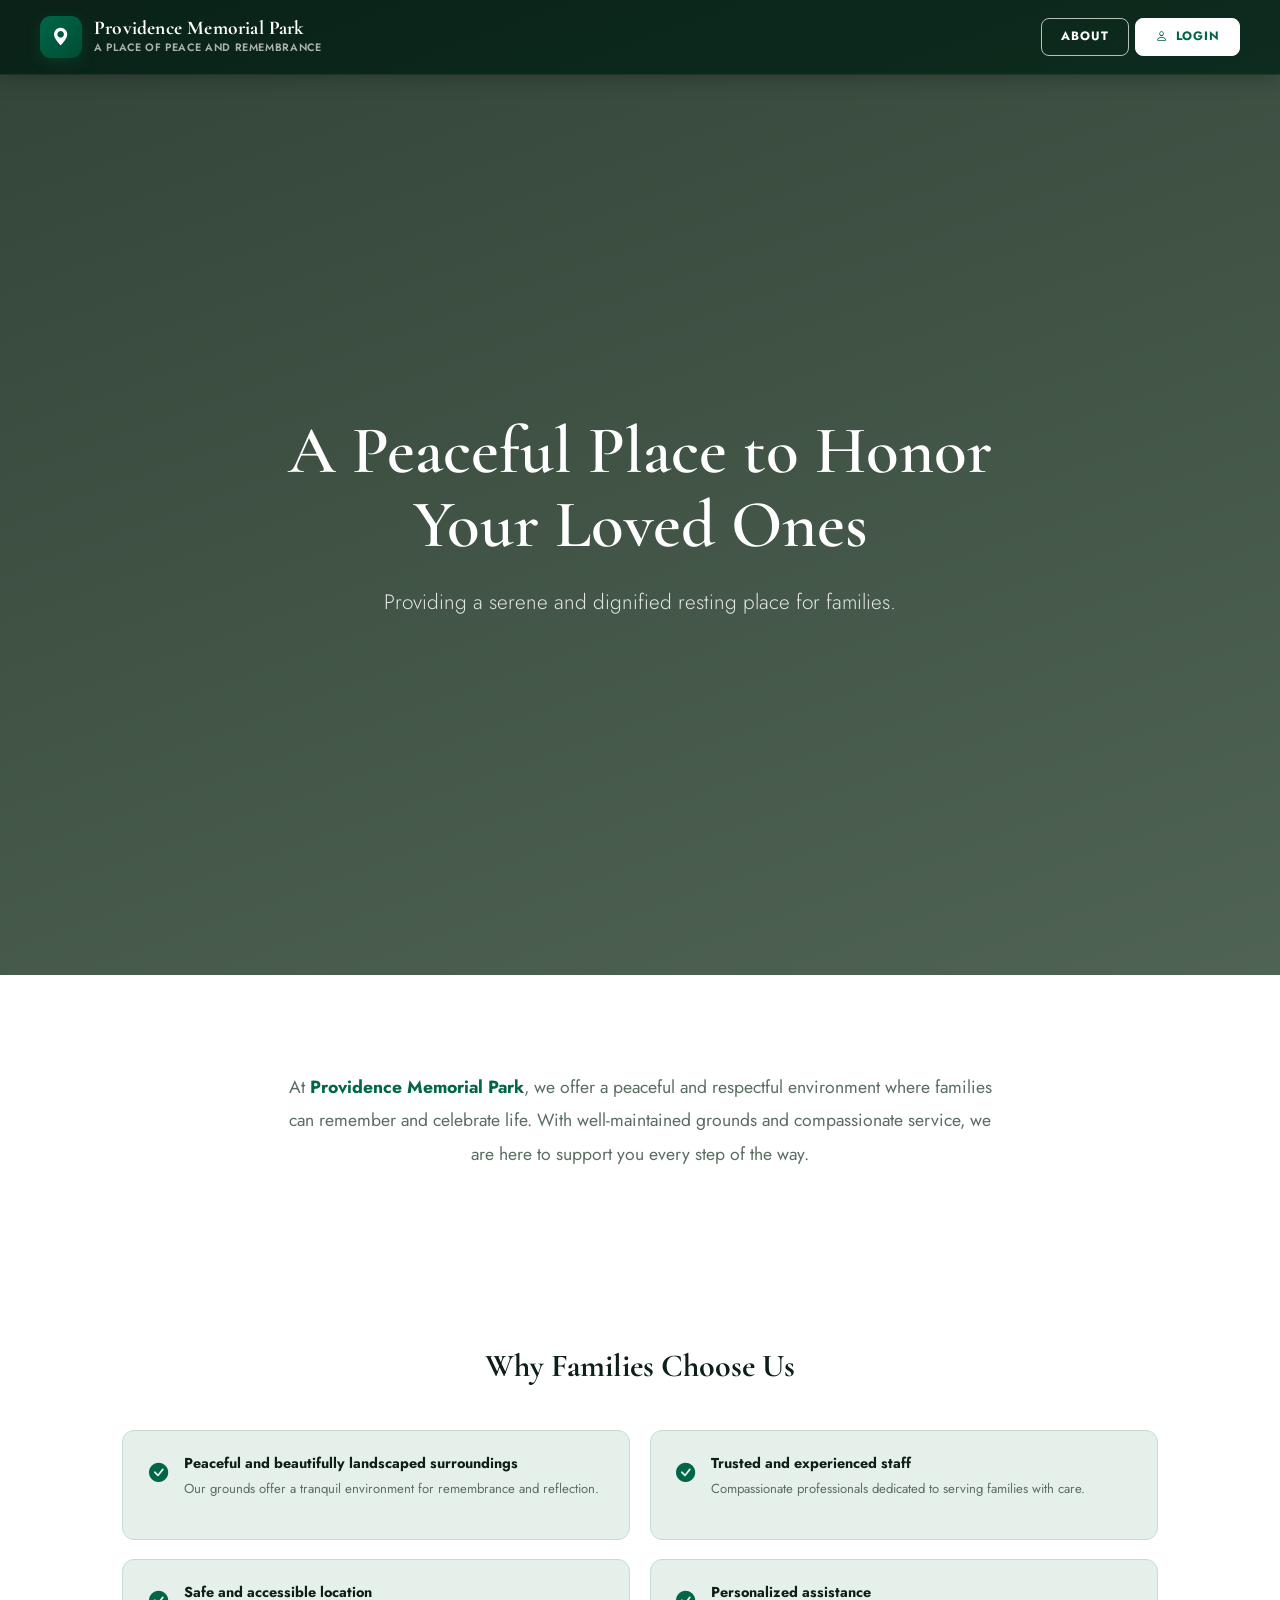
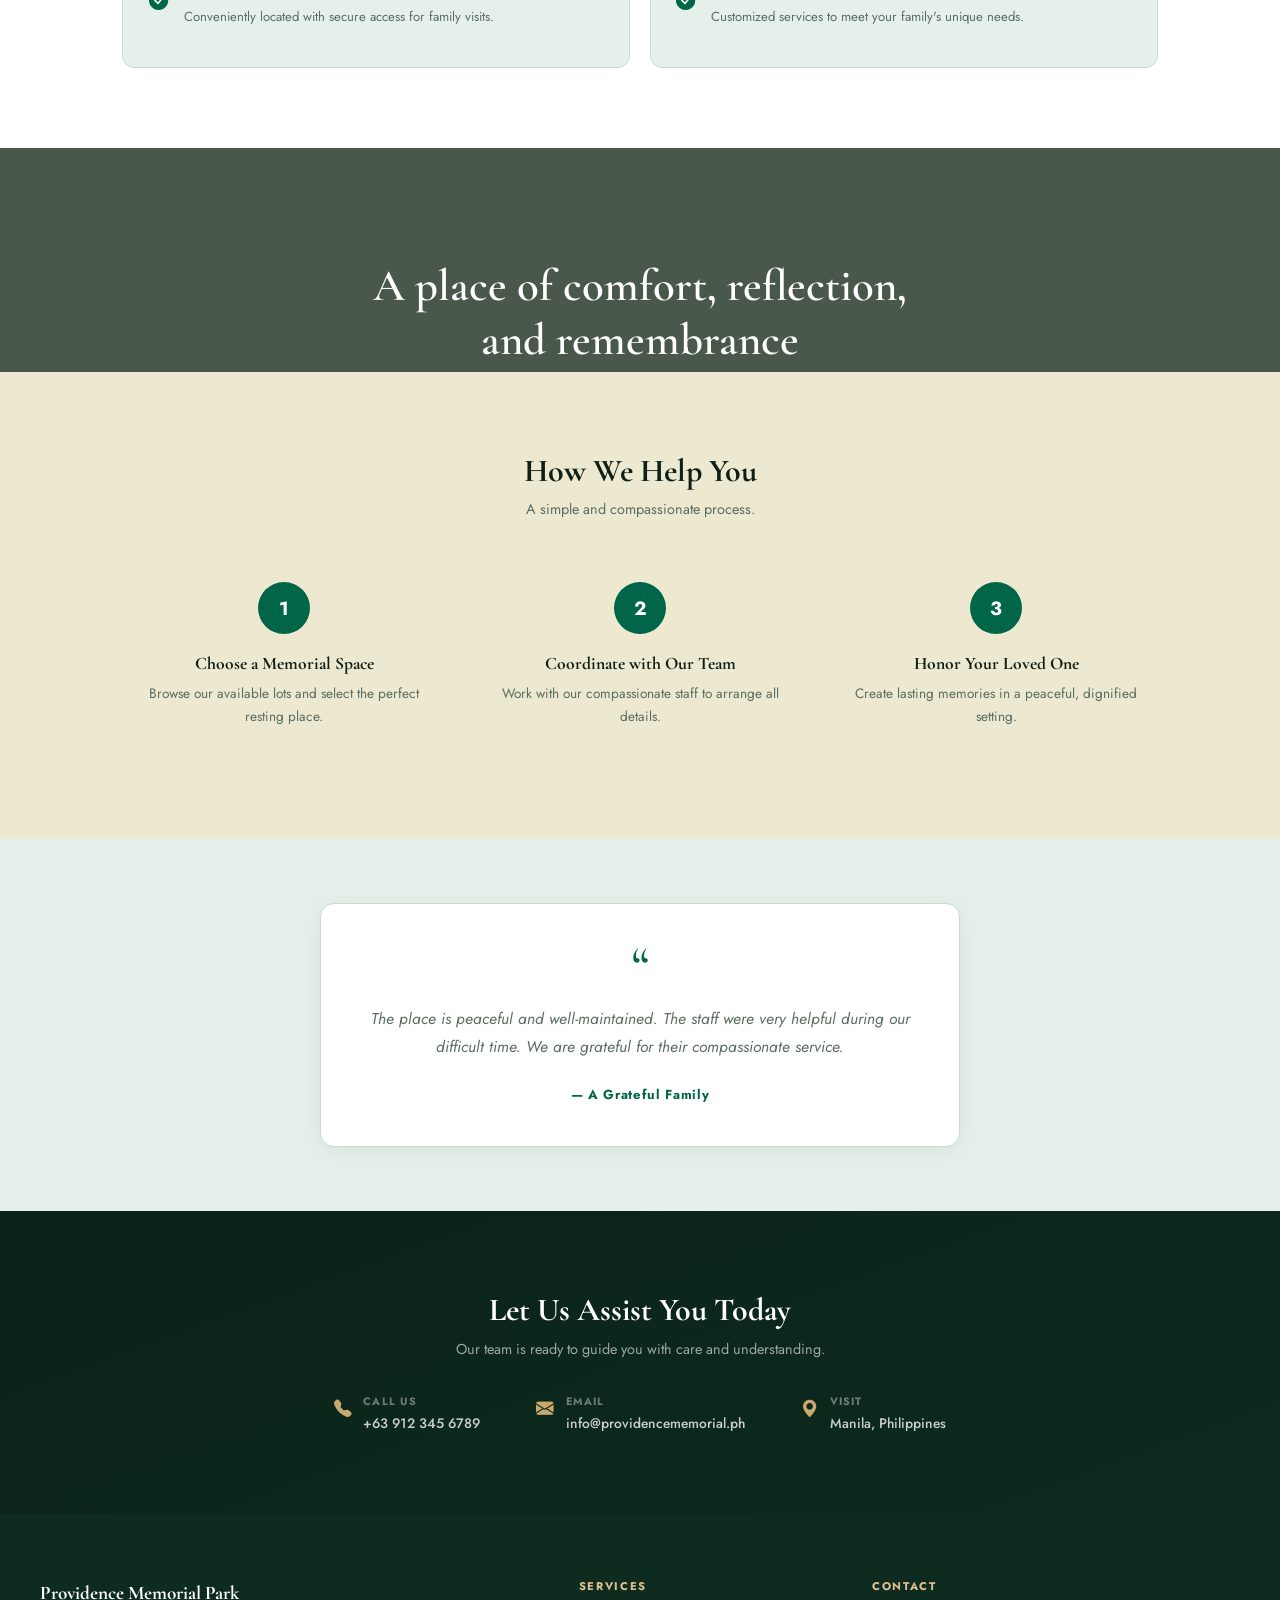
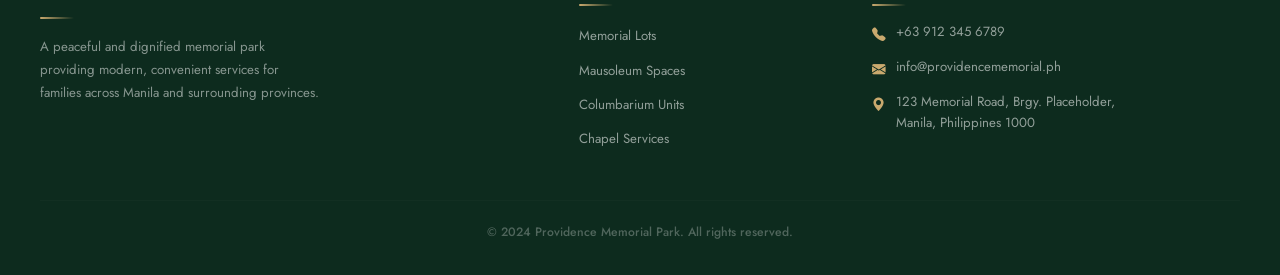
<file: landingPage/index.html>
<!DOCTYPE html>
<html lang="en">
<head>
  <meta charset="UTF-8"/>
  <meta name="viewport" content="width=device-width, initial-scale=1.0"/>
  <title>Providence Memorial Park</title>
  <link href="https://cdn.jsdelivr.net/npm/bootstrap@5.3.2/dist/css/bootstrap.min.css" rel="stylesheet"/>
  <link href="https://fonts.googleapis.com/css2?family=Cormorant+Garamond:ital,wght@0,300;0,400;0,600;1,300;1,400&family=Jost:wght@300;400;500;600;700&display=swap" rel="stylesheet"/>
  <link href="https://cdn.jsdelivr.net/npm/bootstrap-icons@1.11.3/font/bootstrap-icons.css" rel="stylesheet"/>
  <!-- Single combined CSS -->
  <link href="../assets/css/providence.css" rel="stylesheet"/>
</head>
<body>

  <nav class="site-nav">
    <div class="nav-inner">
      <a class="brand" href="../landingPage/index.html">
        <div class="brand-icon"><i class="bi bi-geo-alt-fill"></i></div>
        <div>
          <span class="brand-text-name">Providence Memorial Park</span>
          <span class="brand-text-tag">A Place of Peace and Remembrance</span>
        </div>
      </a>
      <div class="nav-links">
        <a href="../providence-root/aboutPage.html" class="nav-about">About</a>
        <a href="../providence-root/userLogin.html" class="nav-login"><i class="bi bi-person"></i> Login</a>
      </div>
    </div>
  </nav>

  <section class="hero">
    <div class="hero-overlay"></div>
    <div class="hero-content">
      <h1>A Peaceful Place to Honor<br>Your Loved Ones</h1>
      <p>Providing a serene and dignified resting place for families.</p>
    </div>
  </section>

  <section class="section-intro">
    <div class="container-inner">
      <p>At <strong>Providence Memorial Park</strong>, we offer a peaceful and respectful environment where families can remember and celebrate life. With well-maintained grounds and compassionate service, we are here to support you every step of the way.</p>
    </div>
  </section>


  <section class="section-why">
    <div class="container-inner">
      <div class="section-header"><h2>Why Families Choose Us</h2></div>
      <div class="why-grid">
        <div class="why-card"><i class="bi bi-check-circle-fill"></i><div><h4>Peaceful and beautifully landscaped surroundings</h4><p>Our grounds offer a tranquil environment for remembrance and reflection.</p></div></div>
        <div class="why-card"><i class="bi bi-check-circle-fill"></i><div><h4>Trusted and experienced staff</h4><p>Compassionate professionals dedicated to serving families with care.</p></div></div>
        <div class="why-card"><i class="bi bi-check-circle-fill"></i><div><h4>Safe and accessible location</h4><p>Conveniently located with secure access for family visits.</p></div></div>
        <div class="why-card"><i class="bi bi-check-circle-fill"></i><div><h4>Personalized assistance</h4><p>Customized services to meet your family's unique needs.</p></div></div>
      </div>
    </div>
  </section>

  <section class="section-banner">
    <div class="banner-overlay"></div>
    <div class="banner-content">
      <h2>A place of comfort, reflection, and remembrance</h2>
      <p>Beautiful walking paths, serene garden areas, and peaceful chapel spaces.</p>
    </div>
  </section>

  <section class="section-steps">
    <div class="container-inner">
      <div class="section-header"><h2>How We Help You</h2><p>A simple and compassionate process.</p></div>
      <div class="steps-grid">
        <div class="step-card"><div class="step-num">1</div><h4>Choose a Memorial Space</h4><p>Browse our available lots and select the perfect resting place.</p></div>
        <div class="step-card"><div class="step-num">2</div><h4>Coordinate with Our Team</h4><p>Work with our compassionate staff to arrange all details.</p></div>
        <div class="step-card"><div class="step-num">3</div><h4>Honor Your Loved One</h4><p>Create lasting memories in a peaceful, dignified setting.</p></div>
      </div>
    </div>
  </section>

  <section class="section-testimonial">
    <div class="container-inner">
      <div class="testimonial-card">
        <div class="quote-mark">&ldquo;</div>
        <blockquote>The place is peaceful and well-maintained. The staff were very helpful during our difficult time. We are grateful for their compassionate service.</blockquote>
        <cite>— A Grateful Family</cite>
      </div>
    </div>
  </section>

  <section class="section-cta">
    <div class="container-inner">
      <h2>Let Us Assist You Today</h2>
      <p>Our team is ready to guide you with care and understanding.</p>
      <div class="cta-contacts">
        <div class="cta-contact-item"><i class="bi bi-telephone-fill"></i><div><span class="cta-label">Call Us</span><span>+63 912 345 6789</span></div></div>
        <div class="cta-contact-item"><i class="bi bi-envelope-fill"></i><div><span class="cta-label">Email</span><span>info@providencememorial.ph</span></div></div>
        <div class="cta-contact-item"><i class="bi bi-geo-alt-fill"></i><div><span class="cta-label">Visit</span><span>Manila, Philippines</span></div></div>
      </div>
    </div>
  </section>

  <footer class="site-footer">
    <div class="footer-inner">
      <div class="footer-grid">
        <div><span class="footer-brand-name">Providence Memorial Park</span><div class="footer-gold-bar"></div><p class="footer-desc">A peaceful and dignified memorial park providing modern, convenient services for families across Manila and surrounding provinces.</p></div>
        <div><div class="footer-col-title">Services</div><div class="footer-gold-bar"></div><ul class="footer-links-list"><li><a href="#">Memorial Lots</a></li><li><a href="#">Mausoleum Spaces</a></li><li><a href="#">Columbarium Units</a></li><li><a href="#">Chapel Services</a></li></ul></div>
        <div><div class="footer-col-title">Contact</div><div class="footer-gold-bar"></div><ul class="footer-contacts"><li><i class="bi bi-telephone-fill"></i><span>+63 912 345 6789</span></li><li><i class="bi bi-envelope-fill"></i><span>info@providencememorial.ph</span></li><li><i class="bi bi-geo-alt-fill"></i><span>123 Memorial Road, Brgy. Placeholder,<br>Manila, Philippines 1000</span></li></ul></div>
      </div>
      <hr class="footer-rule"/>
      <div class="footer-bottom"><span class="footer-copy">&copy; 2024 Providence Memorial Park. All rights reserved.</span></div>
    </div>
  </footer>

  <script src="https://cdn.jsdelivr.net/npm/bootstrap@5.3.2/dist/js/bootstrap.bundle.min.js"></script>
</body>
</html>
</file>
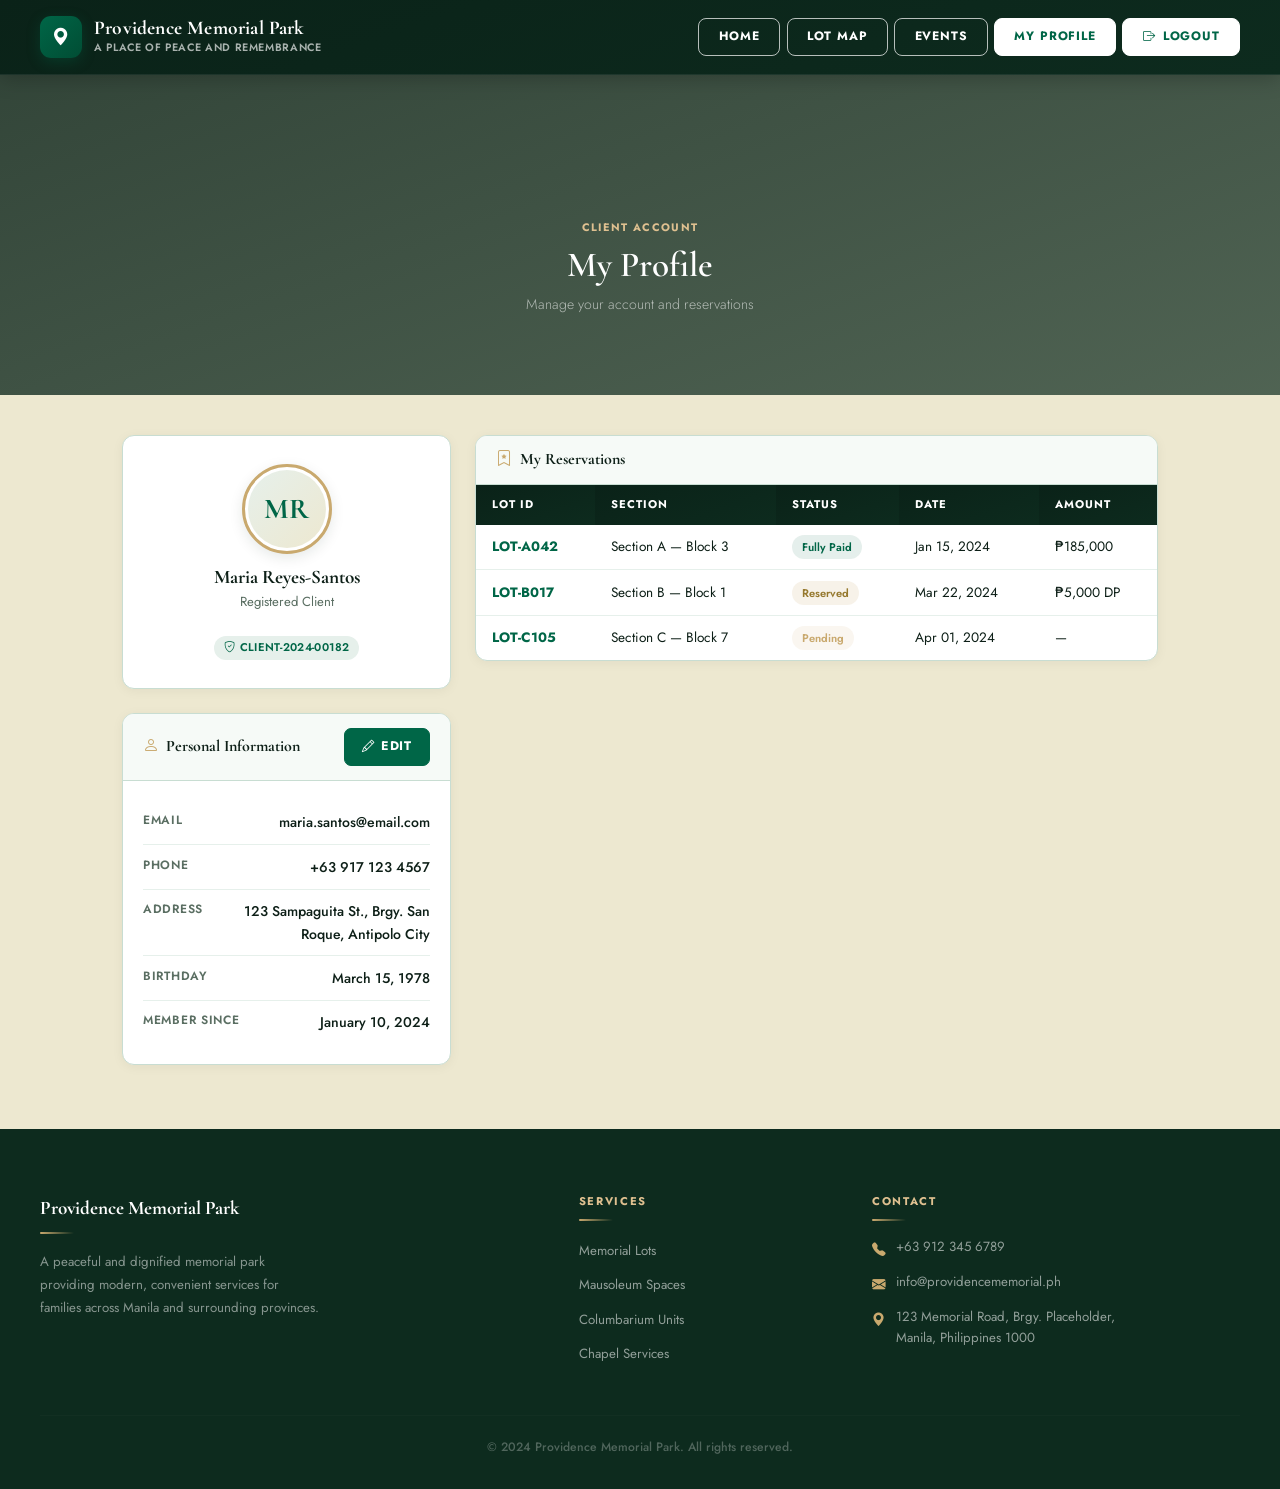
<file: providence-root/profilePage.html>
<!DOCTYPE html>
<html lang="en">
<head>
  <meta charset="UTF-8">
  <meta name="viewport" content="width=device-width, initial-scale=1.0">
  <title>My Profile — Providence Memorial Park</title>
  <link href="https://cdn.jsdelivr.net/npm/bootstrap@5.3.2/dist/css/bootstrap.min.css" rel="stylesheet">
  <link href="https://fonts.googleapis.com/css2?family=Cormorant+Garamond:ital,wght@0,300;0,400;0,600;0,700;1,300;1,400&family=Jost:wght@300;400;500;600;700&display=swap" rel="stylesheet">
  <link href="https://cdn.jsdelivr.net/npm/bootstrap-icons@1.11.3/font/bootstrap-icons.css" rel="stylesheet">
  <!-- Single combined CSS -->
  <link href="../assets/css/providence.css" rel="stylesheet">
</head>
<body>

  <nav class="site-nav">
    <div class="nav-inner">
      <a class="brand" href="../landingPage/index.html">
        <div class="brand-icon"><i class="bi bi-geo-alt-fill"></i></div>
        <div>
          <span class="brand-text-name">Providence Memorial Park</span>
          <span class="brand-text-tag">A Place of Peace and Remembrance</span>
        </div>
      </a>
      <div class="nav-links">
        <a href="../providence-root/homePage.html" class="nav-link-item">Home</a>
        <a href="map.html" class="nav-link-item">Lot Map</a>
        <a href="../providence-root/eventsPage.html" class="nav-link-item">Events</a>
        <a href="../providence-root/profilePage.html" class="nav-link-item active">My Profile</a>
        <a href="../providence-root/userLogin.html" class="nav-link-item nav-logout"><i class="bi bi-box-arrow-right"></i> Logout</a>
      </div>
    </div>
  </nav>

  <section class="page-header">
    <div class="page-header-overlay"></div>
    <div class="page-header-content">
      <span class="header-label">Client Account</span>
      <h1>My Profile</h1>
      <p>Manage your account and reservations</p>
    </div>
  </section>

  <section class="profile-main">
    <div class="container-inner">
      <div class="row g-4">
        <div class="col-lg-4">
          <div class="prov-card mb-4">
            <div class="profile-avatar-section">
              <div class="avatar-circle"><div class="avatar-inner">MR</div></div>
              <h5>Maria Reyes-Santos</h5>
              <p class="text-muted-custom">Registered Client</p>
              <span class="client-badge"><i class="bi bi-shield-check"></i> CLIENT-2024-00182</span>
            </div>
          </div>
          <div class="prov-card">
            <div class="prov-card-header"><h6><i class="bi bi-person"></i> Personal Information</h6><button class="btn-prov"><i class="bi bi-pencil"></i> Edit</button></div>
            <div class="prov-card-body">
              <ul class="info-list">
                <li><span class="label">Email</span><span class="value">maria.santos@email.com</span></li>
                <li><span class="label">Phone</span><span class="value">+63 917 123 4567</span></li>
                <li><span class="label">Address</span><span class="value">123 Sampaguita St., Brgy. San Roque, Antipolo City</span></li>
                <li><span class="label">Birthday</span><span class="value">March 15, 1978</span></li>
                <li><span class="label">Member Since</span><span class="value">January 10, 2024</span></li>
              </ul>
            </div>
          </div>
        </div>
        <div class="col-lg-8">
          <div class="prov-card">
            <div class="prov-card-header"><h6><i class="bi bi-bookmark-star"></i> My Reservations</h6></div>
            <div class="prov-card-body p-0">
              <div class="table-responsive">
                <table class="prov-table">
                  <thead><tr><th>Lot ID</th><th>Section</th><th>Status</th><th>Date</th><th>Amount</th></tr></thead>
                  <tbody>
                    <tr><td><span class="lot-id">LOT-A042</span></td><td>Section A — Block 3</td><td><span class="badge-paid">Fully Paid</span></td><td>Jan 15, 2024</td><td>₱185,000</td></tr>
                    <tr><td><span class="lot-id">LOT-B017</span></td><td>Section B — Block 1</td><td><span class="badge-reserved">Reserved</span></td><td>Mar 22, 2024</td><td>₱5,000 DP</td></tr>
                    <tr><td><span class="lot-id">LOT-C105</span></td><td>Section C — Block 7</td><td><span class="badge-pending">Pending</span></td><td>Apr 01, 2024</td><td>—</td></tr>
                  </tbody>
                </table>
              </div>
            </div>
          </div>
        </div>
      </div>
    </div>
  </section>

  <footer class="site-footer">
    <div class="footer-inner">
      <div class="footer-grid">
        <div><span class="footer-brand-name">Providence Memorial Park</span><div class="footer-gold-bar"></div><p class="footer-desc">A peaceful and dignified memorial park providing modern, convenient services for families across Manila and surrounding provinces.</p></div>
        <div><div class="footer-col-title">Services</div><div class="footer-gold-bar"></div><ul class="footer-links-list"><li><a href="#">Memorial Lots</a></li><li><a href="#">Mausoleum Spaces</a></li><li><a href="#">Columbarium Units</a></li><li><a href="#">Chapel Services</a></li></ul></div>
        <div><div class="footer-col-title">Contact</div><div class="footer-gold-bar"></div><ul class="footer-contacts"><li><i class="bi bi-telephone-fill"></i><span>+63 912 345 6789</span></li><li><i class="bi bi-envelope-fill"></i><span>info@providencememorial.ph</span></li><li><i class="bi bi-geo-alt-fill"></i><span>123 Memorial Road, Brgy. Placeholder,<br>Manila, Philippines 1000</span></li></ul></div>
      </div>
      <hr class="footer-rule">
      <div class="footer-bottom"><span class="footer-copy">&copy; 2024 Providence Memorial Park. All rights reserved.</span></div>
    </div>
  </footer>

  <script src="https://cdn.jsdelivr.net/npm/bootstrap@5.3.2/dist/js/bootstrap.bundle.min.js"></script>
</body>
</html>
</file>
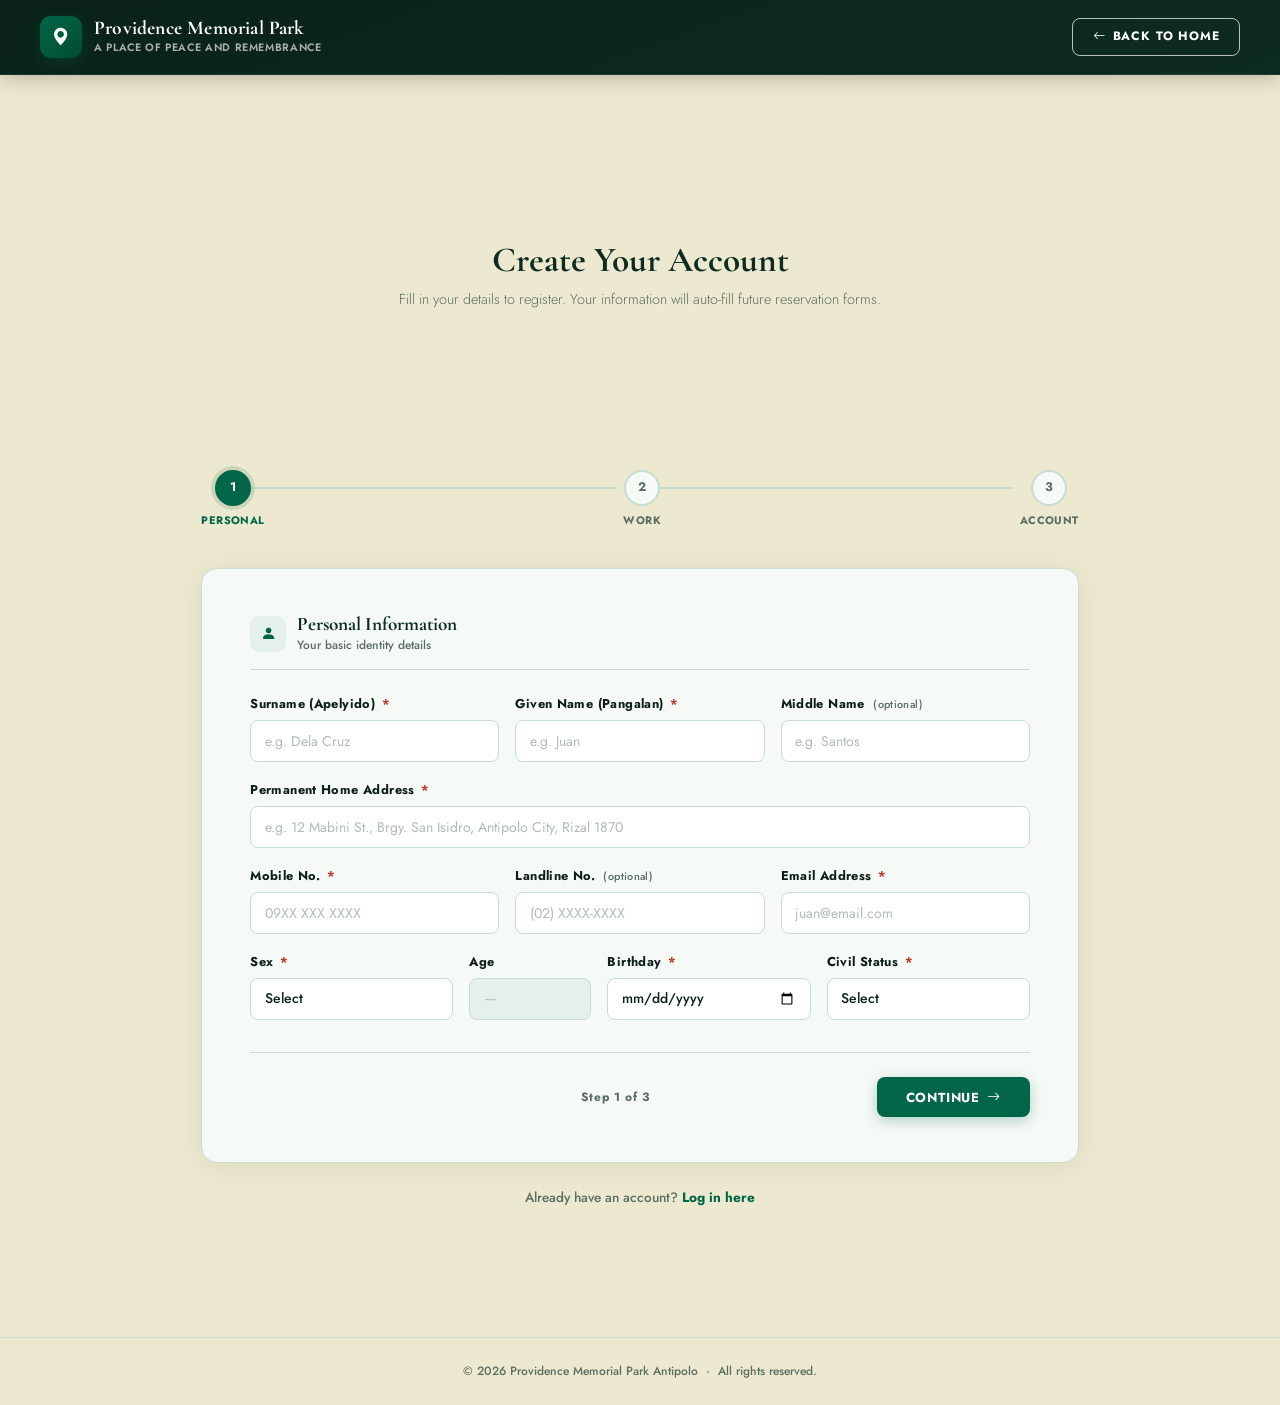
<file: providence-root/registerAccount.html>
<!DOCTYPE html>
<html lang="en">
<head>
  <meta charset="UTF-8"/>
  <meta name="viewport" content="width=device-width, initial-scale=1.0"/>
  <title>Register — Providence Memorial Park</title>
  <link href="https://cdn.jsdelivr.net/npm/bootstrap@5.3.2/dist/css/bootstrap.min.css" rel="stylesheet"/>
  <link href="https://fonts.googleapis.com/css2?family=Cormorant+Garamond:wght@400;600;700&family=Jost:wght@300;400;500;600;700&display=swap" rel="stylesheet"/>
  <link href="https://cdn.jsdelivr.net/npm/bootstrap-icons@1.11.3/font/bootstrap-icons.css" rel="stylesheet"/>
  <link href="../assets/css/providence.css" rel="stylesheet"/>
</head>
<body>

  <!-- NAVBAR -->
  <nav class="site-nav">
    <div class="nav-inner">
      <a class="brand" href="../landingPage/index.html">
        <div class="brand-icon"><i class="bi bi-geo-alt-fill"></i></div>
        <div>
          <span class="brand-text-name">Providence Memorial Park</span>
          <span class="brand-text-tag">A Place of Peace and Remembrance</span>
        </div>
      </a>
      <a href="../landingPage/index.html" class="nav-back"><i class="bi bi-arrow-left"></i> Back to Home</a>
    </div>
  </nav>

  <!-- MAIN -->
  <main class="page-wrapper">

    <div class="page-header">
      <h1>Create Your Account</h1>
      <p>Fill in your details to register. Your information will auto-fill future reservation forms.</p>
    </div>

    <!-- Step Bar -->
    <div class="step-bar">
      <div class="step-item active" id="si1"><div class="step-circle">1</div><div class="step-label">Personal</div></div>
      <div class="step-connector" id="sc1"></div>
      <div class="step-item" id="si2"><div class="step-circle">2</div><div class="step-label">Work</div></div>
      <div class="step-connector" id="sc2"></div>
      <div class="step-item" id="si3"><div class="step-circle">3</div><div class="step-label">Account</div></div>
    </div>

    <div class="form-card">
      <form id="registerForm" novalidate>

        <!-- ════════════════════════════════════════════════════
             STEP 1: PERSONAL INFORMATION
             Based on the Buyers Information Sheet
             ════════════════════════════════════════════════════ -->
        <div class="form-step active" id="step1">
          <div class="section-heading">
            <div class="section-icon"><i class="bi bi-person-fill"></i></div>
            <div><h2>Personal Information</h2><span>Your basic identity details</span></div>
          </div>

          <!-- Name -->
          <div class="field-row cols-3">
            <div class="field-group">
              <label class="form-label">Surname (Apelyido) <span class="req">*</span></label>
              <input type="text" class="form-control" id="lastName" placeholder="e.g. Dela Cruz" required/>
              <div class="invalid-feedback">Surname is required.</div>
            </div>
            <div class="field-group">
              <label class="form-label">Given Name (Pangalan) <span class="req">*</span></label>
              <input type="text" class="form-control" id="firstName" placeholder="e.g. Juan" required/>
              <div class="invalid-feedback">Given name is required.</div>
            </div>
            <div class="field-group">
              <label class="form-label">Middle Name <span class="opt">(optional)</span></label>
              <input type="text" class="form-control" id="middleName" placeholder="e.g. Santos"/>
            </div>
          </div>

          <!-- Address -->
          <div class="field-row cols-1">
            <div class="field-group">
              <label class="form-label">Permanent Home Address <span class="req">*</span></label>
              <input type="text" class="form-control" id="homeAddress" placeholder="e.g. 12 Mabini St., Brgy. San Isidro, Antipolo City, Rizal 1870" required/>
              <div class="invalid-feedback">Home address is required.</div>
            </div>
          </div>

          <!-- Contact -->
          <div class="field-row cols-3">
            <div class="field-group">
              <label class="form-label">Mobile No. <span class="req">*</span></label>
              <input type="tel" class="form-control" id="mobile" placeholder="09XX XXX XXXX" maxlength="11" required/>
              <div class="invalid-feedback">Enter a valid 11-digit mobile number.</div>
            </div>
            <div class="field-group">
              <label class="form-label">Landline No. <span class="opt">(optional)</span></label>
              <input type="tel" class="form-control" id="landline" placeholder="(02) XXXX-XXXX"/>
            </div>
            <div class="field-group">
              <label class="form-label">Email Address <span class="req">*</span></label>
              <input type="email" class="form-control" id="email" placeholder="juan@email.com" required/>
              <div class="invalid-feedback">Enter a valid email address.</div>
            </div>
          </div>

          <!-- Sex, Age, Birthday, Civil Status -->
          <div class="field-row cols-4">
            <div class="field-group">
              <label class="form-label">Sex <span class="req">*</span></label>
              <select class="form-select" id="sex" required>
                <option value="" disabled selected>Select</option>
                <option>Male</option>
                <option>Female</option>
                <option>Prefer not to say</option>
              </select>
              <div class="invalid-feedback">Please select.</div>
            </div>
            <div class="field-group">
              <label class="form-label">Age</label>
              <input type="number" class="form-control" id="age" placeholder="—" readonly tabindex="-1"/>
            </div>
            <div class="field-group">
              <label class="form-label">Birthday <span class="req">*</span></label>
              <input type="date" class="form-control" id="birthday" required/>
              <div class="invalid-feedback">Birthday is required.</div>
            </div>
            <div class="field-group">
              <label class="form-label">Civil Status <span class="req">*</span></label>
              <select class="form-select" id="civilStatus" required>
                <option value="" disabled selected>Select</option>
                <option>Single</option>
                <option>Married</option>
                <option>Widowed</option>
                <option>Separated</option>
                <option>Annulled</option>
              </select>
              <div class="invalid-feedback">Please select.</div>
            </div>
          </div>
        </div>

        <!-- ════════════════════════════════════════════════════
             STEP 2: WORK & OCCUPATION
             Based on the Buyers Information Sheet
             ════════════════════════════════════════════════════ -->
        <div class="form-step" id="step2">
          <div class="section-heading">
            <div class="section-icon"><i class="bi bi-briefcase-fill"></i></div>
            <div><h2>Work & Occupation</h2><span>Your employment details</span></div>
          </div>

          <!-- Company -->
          <div class="field-row cols-2">
            <div class="field-group">
              <label class="form-label">Business Name / Company Name <span class="req">*</span></label>
              <input type="text" class="form-control" id="companyName" placeholder="e.g. ABC Corporation" required/>
              <div class="invalid-feedback">Company name is required.</div>
            </div>
            <div class="field-group">
              <label class="form-label">Contact Number <span class="opt">(optional)</span></label>
              <input type="tel" class="form-control" id="workContact" placeholder="Office contact number"/>
            </div>
          </div>

          <div class="field-row cols-1">
            <div class="field-group">
              <label class="form-label">Company Address <span class="req">*</span></label>
              <input type="text" class="form-control" id="companyAddress" placeholder="e.g. 456 Ortigas Ave., Pasig City" required/>
              <div class="invalid-feedback">Company address is required.</div>
            </div>
          </div>

          <!-- Employment details -->
          <div class="field-row cols-3">
            <div class="field-group">
              <label class="form-label">Type of Employment <span class="req">*</span></label>
              <select class="form-select" id="employmentType" required>
                <option value="" disabled selected>Select</option>
                <option>Locally Employed</option>
                <option>Self Employed</option>
                <option>OFW</option>
                <option>Retired</option>
                <option>Unemployed</option>
              </select>
              <div class="invalid-feedback">Please select.</div>
            </div>
            <div class="field-group">
              <label class="form-label">Years of Work <span class="opt">(optional)</span></label>
              <input type="text" class="form-control" id="yearsOfWork" placeholder="e.g. 5"/>
            </div>
            <div class="field-group">
              <label class="form-label">Job Position <span class="opt">(optional)</span></label>
              <input type="text" class="form-control" id="jobPosition" placeholder="e.g. Manager"/>
            </div>
          </div>
        </div>

        <!-- ════════════════════════════════════════════════════
             STEP 3: ACCOUNT CREDENTIALS
             ════════════════════════════════════════════════════ -->
        <div class="form-step" id="step3">
          <div class="section-heading">
            <div class="section-icon"><i class="bi bi-shield-lock-fill"></i></div>
            <div><h2>Account Credentials</h2><span>Set up your login information</span></div>
          </div>

          <div class="field-row cols-1">
            <div class="field-group">
              <label class="form-label">Username <span class="req">*</span></label>
              <input type="text" class="form-control" id="username" placeholder="Choose a unique username (min. 4 characters)" required/>
              <div class="invalid-feedback">Username is required (min. 4 characters).</div>
              <div class="info-note mt-2">
                <i class="bi bi-info-circle-fill"></i>
                <span>You may also use your email address as your username.</span>
              </div>
            </div>
          </div>

          <div class="field-row cols-2">
            <div class="field-group">
              <label class="form-label">Password <span class="req">*</span></label>
              <div class="pass-wrap">
                <input type="password" class="form-control" id="password" placeholder="Create a strong password" required/>
                <button type="button" class="pass-toggle" data-target="password"><i class="bi bi-eye"></i></button>
              </div>
              <div class="strength-bar"><div class="strength-fill" id="strengthFill"></div></div>
              <div class="strength-text" id="strengthText">Enter a password</div>
              <div class="invalid-feedback">Password must be at least 8 characters.</div>
            </div>
            <div class="field-group">
              <label class="form-label">Confirm Password <span class="req">*</span></label>
              <div class="pass-wrap">
                <input type="password" class="form-control" id="confirmPassword" placeholder="Re-enter your password" required/>
                <button type="button" class="pass-toggle" data-target="confirmPassword"><i class="bi bi-eye"></i></button>
              </div>
              <div class="invalid-feedback" id="confirmFeedback">Passwords do not match.</div>
            </div>
          </div>

          <div class="info-note">
            <i class="bi bi-info-circle-fill"></i>
            <span>Use at least 8 characters with a mix of uppercase, lowercase, numbers, and symbols.</span>
          </div>
        </div>

        <!-- FORM NAVIGATION -->
        <div class="form-nav" id="formNav">
          <button type="button" class="btn-prev" id="btnPrev" style="visibility:hidden;">
            <i class="bi bi-arrow-left"></i> Back
          </button>
          <span class="step-counter" id="stepCounter">Step 1 of 3</span>
          <button type="button" class="btn-next" id="btnNext">
            Continue <i class="bi bi-arrow-right"></i>
          </button>
        </div>

        <!-- SUCCESS PANEL -->
        <div class="success-panel" id="successPanel">
          <div class="success-icon"><i class="bi bi-check-lg"></i></div>
          <h2>Registration Successful!</h2>
          <p>Welcome to Providence Memorial Park. Your account has been created.<br>You can now log in and start reserving a memorial lot.</p>
          <a href="userLogin.html" class="btn-login-now"><i class="bi bi-box-arrow-in-right"></i> Proceed to Login</a>
        </div>

      </form>
    </div>

    <p class="login-prompt">Already have an account? <a href="userLogin.html">Log in here</a></p>
  </main>

  <footer class="mini-footer">&copy; 2026 Providence Memorial Park Antipolo &nbsp;·&nbsp; All rights reserved.</footer>

  <script src="https://cdn.jsdelivr.net/npm/bootstrap@5.3.2/dist/js/bootstrap.bundle.min.js"></script>
  <script src="../assets/js/registerAccount.js"></script>
</body>
</html>
</file>
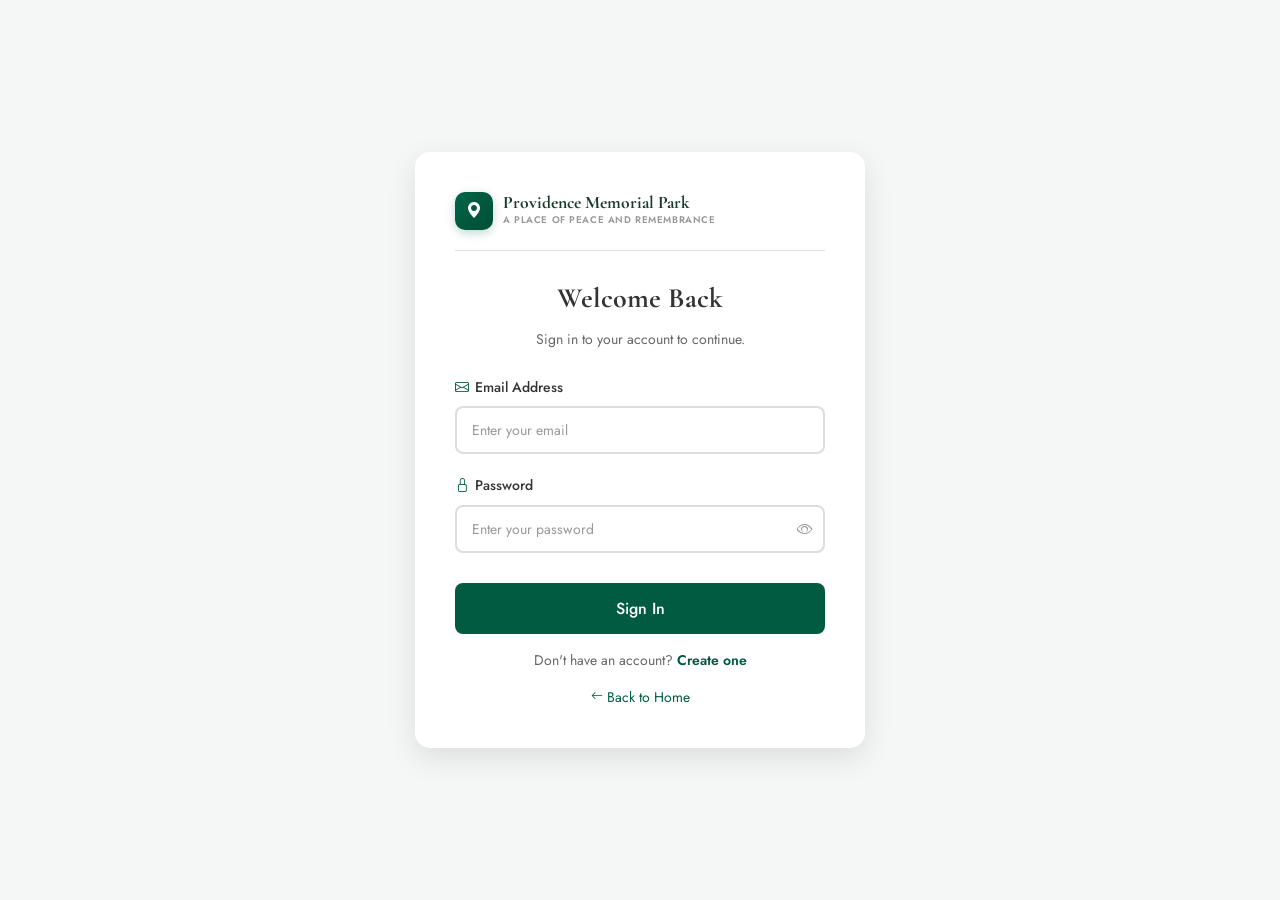
<file: providence-root/userLogin.html>
<!DOCTYPE html>
<html lang="en">
<head>
  <meta charset="UTF-8">
  <meta name="viewport" content="width=device-width, initial-scale=1.0">
  <title>Login — Providence Memorial Park</title>
  <link href="https://fonts.googleapis.com/css2?family=Cormorant+Garamond:wght@400;600;700&family=Jost:wght@300;400;500;600;700&display=swap" rel="stylesheet">
  <link href="https://cdn.jsdelivr.net/npm/bootstrap-icons@1.11.3/font/bootstrap-icons.css" rel="stylesheet">
  <link rel="stylesheet" href="../assets/css/providence.css">
</head>
<body class="login-page">

  <div class="login-card">

    <!-- Brand -->
    <div class="login-brand">
      <div class="login-brand-icon"><i class="bi bi-geo-alt-fill"></i></div>
      <div>
        <span class="login-brand-name">Providence Memorial Park</span>
        <span class="login-brand-tag">A Place of Peace and Remembrance</span>
      </div>
    </div>

    <!-- Header -->
    <div class="login-header">
      <h2>Welcome Back</h2>
      <p>Sign in to your account to continue.</p>
    </div>

    <!-- Error message (hidden by default, shown by JS on failed login) -->
    <div class="login-error" id="loginError">
      <i class="bi bi-exclamation-circle-fill"></i>
      <span id="errorMessage">Invalid email or password. Please try again.</span>
    </div>

    <!-- Form -->
    <form id="loginForm" novalidate>
      <div class="form-group">
        <label for="emailInput"><i class="bi bi-envelope"></i> Email Address</label>
        <input type="email" id="emailInput" placeholder="Enter your email" required>
        <div class="field-error">Please enter a valid email address.</div>
      </div>

      <div class="form-group">
        <label for="passwordInput"><i class="bi bi-lock"></i> Password</label>
        <div class="pass-wrapper">
          <input type="password" id="passwordInput" placeholder="Enter your password" required>
          <button type="button" class="pass-eye" id="togglePass"><i class="bi bi-eye"></i></button>
        </div>
        <div class="field-error">Password is required.</div>
      </div>

      <button type="submit" class="btn-login" id="submitBtn">
        <span class="btn-login-text">Sign In</span>
        <span class="btn-login-loading" id="btnLoading"><i class="bi bi-arrow-repeat spin"></i> Signing in...</span>
      </button>
    </form>

    <!-- Links -->
    <p class="register-text">
      Don't have an account? <a href="registerAccount.html">Create one</a>
    </p>
    <a href="../landingPage/index.html" class="back-link"><i class="bi bi-arrow-left"></i> Back to Home</a>
  </div>

  <script>
    /* ══ LOGIN SCRIPT ═════════════════════════════════════
       Single login for all users.
       The backend determines the role (admin/staff/client)
       based on credentials and redirects accordingly.
       ═══════════════════════════════════════════════════ */

    const loginForm     = document.getElementById('loginForm');
    const emailInput    = document.getElementById('emailInput');
    const passwordInput = document.getElementById('passwordInput');
    const submitBtn     = document.getElementById('submitBtn');
    const loginError    = document.getElementById('loginError');
    const errorMessage  = document.getElementById('errorMessage');
    const togglePass    = document.getElementById('togglePass');

    /* ── Password toggle ──────────────────────────────── */
    togglePass.addEventListener('click', () => {
      const isHidden = passwordInput.type === 'password';
      passwordInput.type = isHidden ? 'text' : 'password';
      togglePass.querySelector('i').className = isHidden ? 'bi bi-eye-slash' : 'bi bi-eye';
    });

    /* ── Clear errors on input ────────────────────────── */
    [emailInput, passwordInput].forEach(el => {
      el.addEventListener('input', () => {
        el.classList.remove('invalid');
        loginError.classList.remove('show');
      });
    });

    /* ── Form submit (frontend validation only) ─────── */
    loginForm.addEventListener('submit', (e) => {
      e.preventDefault();
      loginError.classList.remove('show');

      /* Client-side validation */
      let valid = true;

      if (!emailInput.value.trim() || !/^[^\s@]+@[^\s@]+\.[^\s@]+$/.test(emailInput.value)) {
        emailInput.classList.add('invalid');
        valid = false;
      }

      if (!passwordInput.value) {
        passwordInput.classList.add('invalid');
        valid = false;
      }

      if (!valid) return;

      /* ─────────────────────────────────────────────────
         TODO: Add backend authentication here later.
         
         Example using fetch():

         fetch('your-api-endpoint/login.php', {
           method: 'POST',
           headers: { 'Content-Type': 'application/json' },
           body: JSON.stringify({
             email: emailInput.value,
             password: passwordInput.value
           })
         })
         .then(res => res.json())
         .then(data => {
           if (data.success) {
             // Redirect based on role from database
             if (data.role === 'admin') window.location.href = 'admin/dashboard.html';
             else window.location.href = 'user/dashboard.html';
           } else {
             errorMessage.textContent = data.message;
             loginError.classList.add('show');
           }
         });
         ───────────────────────────────────────────────── */

      alert('Login form is ready. Backend authentication will be connected to the database.');
    });
  </script>

</body>
</html>
</file>
<file: assets/css/providence.css>
/* ╔═══════════════════════════════════════════════════════════════╗
   ║  Providence Memorial Park — Master Stylesheet               ║
   ║  All pages combined into one file                           ║
   ╚═══════════════════════════════════════════════════════════════╝ */


/* ══════════════════════════════════════════════════════════════════
   SECTION 1: GLOBAL VARIABLES & RESET
   Used by ALL pages
   ══════════════════════════════════════════════════════════════════ */

:root {
  --green:       #006647;
  --green-dark:  #0d2b1e;
  --green-mid:   #014d34;
  --green-light: #e6f0eb;
  --green-pale:  #f0f7f3;
  --gold:        #c9a96e;
  --gold-light:  #dfc090;
  --beige:       #EDE8D0;
  --beige-dark:  #e0dac0;
  --card:        #f6faf7;
  --white:       #ffffff;
  --black:       #1c1c1c;
  --text:        #0d1f17;
  --muted:       #5a6e62;
  --border:      #c8ddd2;
  --error:       #c0392b;
}

*, *::before, *::after { box-sizing: border-box; margin: 0; padding: 0; }

html, body {
  height: 100%;
  font-family: 'Jost', sans-serif;
  background: var(--beige);
  color: var(--text);
  line-height: 1.6;
}

body { display: flex; flex-direction: column; min-height: 100vh; }


/* ══════════════════════════════════════════════════════════════════
   SECTION 2: SHARED CONTAINERS
   Used by ALL pages
   ══════════════════════════════════════════════════════════════════ */

.container {
  max-width: 1100px;
  margin: 0 auto;
  padding: 0 2rem;
}

.container-inner {
  max-width: 1100px;
  margin: 0 auto;
  padding: 0 2rem;
}


/* ══════════════════════════════════════════════════════════════════
   SECTION 3: NAVBAR — LANDING PAGE & ABOUT PAGE
   Used by: landingPage.html, aboutPage.html
   Class: .site-nav (landing), .navbar (about)
   ══════════════════════════════════════════════════════════════════ */

.site-nav,
.navbar {
  background: linear-gradient(160deg, #0a2218 0%, var(--green-dark) 100%);
  border-bottom: 1px solid rgba(255,255,255,0.08);
  padding: 1rem 2rem;
  position: sticky;
  top: 0;
  z-index: 999;
  box-shadow: 0 2px 20px rgba(0,0,0,0.25);
}

.nav-inner {
  max-width: 1200px;
  margin: 0 auto;
  display: flex;
  align-items: center;
  justify-content: space-between;
}

.brand {
  display: flex;
  align-items: center;
  gap: 0.75rem;
  text-decoration: none;
}

.brand-icon {
  width: 42px;
  height: 42px;
  background: linear-gradient(135deg, var(--green) 0%, var(--green-mid) 100%);
  border-radius: 11px;
  display: flex;
  align-items: center;
  justify-content: center;
  color: #fff;
  font-size: 1.1rem;
  flex-shrink: 0;
  box-shadow: 0 4px 14px rgba(0,102,71,0.32);
}

.brand-text-name {
  display: block;
  font-family: 'Cormorant Garamond', serif;
  font-size: 1.22rem;
  font-weight: 700;
  color: #fff;
  line-height: 1.1;
  letter-spacing: 0.01em;
}

.brand-text-tag {
  display: block;
  font-size: 0.67rem;
  color: rgba(255,255,255,0.65);
  font-weight: 600;
  letter-spacing: 0.06em;
  text-transform: uppercase;
}

.nav-links {
  display: flex;
  align-items: center;
  gap: 0.4rem;
}

/* Landing page nav buttons: About, Login */
.nav-about,
.nav-login,
.nav-home {
  display: inline-flex;
  align-items: center;
  gap: 0.45rem;
  font-size: 0.76rem;
  font-weight: 700;
  letter-spacing: 0.07em;
  text-transform: uppercase;
  text-decoration: none;
  padding: 0.52rem 1.2rem;
  border-radius: 8px;
  transition: background 0.2s, color 0.2s, border-color 0.2s;
}

.nav-about,
.nav-home {
  color: #fff;
  border: 1.5px solid rgba(255,255,255,0.7);
  background: transparent;
}
.nav-about:hover,
.nav-home:hover { background: #fff; color: var(--green); border-color: #fff; }

.nav-login {
  color: var(--green);
  background: #fff;
  border: 1.5px solid #fff;
}
.nav-login:hover { background: transparent; color: #fff; border-color: rgba(255,255,255,0.7); }


/* ══════════════════════════════════════════════════════════════════
   SECTION 4: NAVBAR — INNER PAGES (Profile, Events)
   Used by: profilePage.html, eventsPage.html
   Class: .nav-link-item
   ══════════════════════════════════════════════════════════════════ */

.nav-link-item {
  display: inline-flex;
  align-items: center;
  gap: 0.45rem;
  font-size: 0.76rem;
  font-weight: 700;
  letter-spacing: 0.07em;
  text-transform: uppercase;
  text-decoration: none;
  padding: 0.52rem 1.2rem;
  border-radius: 8px;
  transition: background 0.2s, color 0.2s, border-color 0.2s;
  color: #fff;
  border: 1.5px solid rgba(255,255,255,0.7);
  background: transparent;
}

.nav-link-item:hover {
  background: #fff;
  color: var(--green);
  border-color: #fff;
}

.nav-link-item.active {
  color: var(--green);
  background: #fff;
  border-color: #fff;
}

.nav-link-item.nav-logout {
  color: var(--green);
  background: #fff;
  border-color: #fff;
}

.nav-link-item.nav-logout:hover {
  background: transparent;
  color: #fff;
  border-color: rgba(255,255,255,0.7);
}


/* ══════════════════════════════════════════════════════════════════
   SECTION 5: NAVBAR — REGISTER PAGE
   Used by: registerAccount.html
   Class: .nav-back
   ══════════════════════════════════════════════════════════════════ */

.nav-back {
  display: inline-flex;
  align-items: center;
  gap: 0.45rem;
  font-size: 0.76rem;
  font-weight: 700;
  letter-spacing: 0.07em;
  text-transform: uppercase;
  text-decoration: none;
  padding: 0.52rem 1.2rem;
  border-radius: 8px;
  color: #fff;
  border: 1.5px solid rgba(255,255,255,0.7);
  background: transparent;
  transition: background 0.2s, color 0.2s, border-color 0.2s;
}
.nav-back:hover {
  background: #fff;
  color: var(--green-dark);
  border-color: #fff;
}


/* ══════════════════════════════════════════════════════════════════
   SECTION 6: SHARED SECTION HEADER
   Used by: landingPage, aboutPage, eventsPage, profilePage
   ══════════════════════════════════════════════════════════════════ */

.section-header {
  text-align: center;
  margin-bottom: 2.8rem;
}

.section-header h2 {
  font-family: 'Cormorant Garamond', serif;
  font-size: 2rem;
  font-weight: 700;
  color: var(--text);
  margin-bottom: 0.5rem;
}

.section-header p {
  font-size: 0.9rem;
  color: var(--muted);
  max-width: 540px;
  margin: 0 auto;
}

.section-header .label-accent {
  display: inline-block;
  font-size: 0.68rem;
  font-weight: 700;
  letter-spacing: 0.12em;
  text-transform: uppercase;
  color: var(--gold);
  margin-bottom: 0.4rem;
}

.gold-line {
  width: 34px;
  height: 2px;
  background: linear-gradient(90deg, var(--gold), transparent);
  margin: 0.6rem auto 0;
  border-radius: 2px;
}


/* ══════════════════════════════════════════════════════════════════
   SECTION 7: SHARED PAGE HEADER — INNER PAGES (Profile, Events)
   Used by: profilePage.html, eventsPage.html
   ══════════════════════════════════════════════════════════════════ */

.page-header {
  position: relative;
  padding: 3.5rem 2rem;
  background: url('https://images.unsplash.com/photo-1506905925346-21bda4d32df4?w=1600&q=80') center center / cover no-repeat;
  text-align: center;
  overflow: hidden;
}

.page-header-overlay {
  position: absolute;
  inset: 0;
  background: linear-gradient(160deg, rgba(10,34,24,0.82) 0%, rgba(13,43,30,0.7) 100%);
}

.page-header-content {
  position: relative;
  z-index: 1;
}

.page-header h1 {
  font-family: 'Cormorant Garamond', serif;
  font-size: clamp(1.6rem, 4vw, 2.2rem);
  font-weight: 600;
  color: #fff;
  margin-bottom: 0.4rem;
  line-height: 1.2;
}

.page-header p {
  font-size: 0.88rem;
  color: rgba(255,255,255,0.6);
  font-weight: 300;
  margin: 0;
}

.page-header .header-label {
  font-size: 0.68rem;
  font-weight: 700;
  letter-spacing: 0.12em;
  text-transform: uppercase;
  color: var(--gold-light);
  margin-bottom: 0.5rem;
  display: block;
}


/* ══════════════════════════════════════════════════════════════════
   SECTION 8: SHARED CARDS & BUTTONS
   Used by: profilePage.html, eventsPage.html
   ══════════════════════════════════════════════════════════════════ */

/* Cards */
.prov-card {
  background: var(--white);
  border: 1px solid var(--border);
  border-radius: 12px;
  overflow: hidden;
  box-shadow: 0 2px 12px rgba(0,0,0,0.05);
}

.prov-card-header {
  background: var(--card);
  padding: 0.9rem 1.25rem;
  border-bottom: 1px solid var(--border);
  display: flex;
  align-items: center;
  justify-content: space-between;
}

.prov-card-header h6 {
  font-family: 'Cormorant Garamond', serif;
  font-size: 1rem;
  font-weight: 700;
  color: var(--text);
  margin: 0;
  display: flex;
  align-items: center;
  gap: 0.45rem;
}

.prov-card-header h6 i { color: var(--gold); }

.prov-card-body { padding: 1.25rem; }

/* Buttons */
.btn-prov {
  display: inline-flex;
  align-items: center;
  gap: 0.4rem;
  background: var(--green);
  color: var(--white);
  border: 1.5px solid var(--green);
  font-weight: 700;
  font-size: 0.78rem;
  letter-spacing: 0.05em;
  text-transform: uppercase;
  padding: 0.48rem 1.1rem;
  border-radius: 7px;
  transition: all 0.2s;
  cursor: pointer;
}

.btn-prov:hover {
  background: var(--green-mid);
  border-color: var(--green-mid);
  color: var(--white);
  box-shadow: 0 3px 10px rgba(0,102,71,0.2);
}

.btn-prov-outline {
  display: inline-flex;
  align-items: center;
  gap: 0.4rem;
  background: transparent;
  color: var(--green);
  border: 1.5px solid var(--green);
  font-weight: 700;
  font-size: 0.78rem;
  letter-spacing: 0.05em;
  text-transform: uppercase;
  padding: 0.48rem 1.1rem;
  border-radius: 7px;
  transition: all 0.2s;
  cursor: pointer;
}

.btn-prov-outline:hover { background: var(--green); color: var(--white); }

/* Status Badges */
.badge-paid {
  background: rgba(0,102,71,0.1); color: var(--green);
  font-size: 0.7rem; font-weight: 600; padding: 0.25rem 0.6rem; border-radius: 20px;
}
.badge-reserved {
  background: rgba(201,169,110,0.15); color: #96792e;
  font-size: 0.7rem; font-weight: 600; padding: 0.25rem 0.6rem; border-radius: 20px;
}
.badge-pending {
  background: rgba(201,169,110,0.1); color: var(--gold);
  font-size: 0.7rem; font-weight: 600; padding: 0.25rem 0.6rem; border-radius: 20px;
}


/* ══════════════════════════════════════════════════════════════════
   SECTION 9: SHARED FOOTER
   Used by: landingPage.html, profilePage.html, eventsPage.html
   ══════════════════════════════════════════════════════════════════ */

.site-footer {
  background: var(--green-dark);
  color: rgba(255,255,255,0.78);
  padding: 4rem 2rem 2rem;
}

.footer-inner { max-width: 1200px; margin: 0 auto; }

.footer-grid {
  display: grid;
  grid-template-columns: 2fr 1fr 1.5fr;
  gap: 3rem;
}

.footer-brand-name {
  font-family: 'Cormorant Garamond', serif;
  font-size: 1.2rem; font-weight: 700; color: #fff;
  display: block; margin-bottom: 0.5rem;
}

.footer-gold-bar {
  width: 34px; height: 2px;
  background: linear-gradient(90deg, var(--gold), transparent);
  border-radius: 2px; margin-bottom: 1rem;
}

.footer-desc {
  font-size: 0.83rem; line-height: 1.75;
  color: rgba(255,255,255,0.5); max-width: 280px;
}

.footer-col-title {
  font-size: 0.7rem; letter-spacing: 0.15em; text-transform: uppercase;
  color: var(--gold-light); font-weight: 700; margin-bottom: 0.5rem;
}

.footer-links-list { list-style: none; padding: 0; margin: 0; }
.footer-links-list li { margin-bottom: 0.55rem; }
.footer-links-list a {
  font-size: 0.83rem; color: rgba(255,255,255,0.55);
  text-decoration: none; font-weight: 400; transition: color 0.18s;
}
.footer-links-list a:hover { color: #fff; }

.footer-contacts { list-style: none; padding: 0; margin: 0; }
.footer-contacts li {
  display: flex; align-items: flex-start; gap: 0.65rem;
  margin-bottom: 0.75rem; font-size: 0.83rem;
  color: rgba(255,255,255,0.55); line-height: 1.55;
}
.footer-contacts li i { color: var(--gold); font-size: 0.85rem; margin-top: 2px; flex-shrink: 0; }

.footer-rule { border: none; border-top: 1px solid rgba(255,255,255,0.08); margin: 2.5rem 0 1.4rem; }
.footer-bottom { display: flex; justify-content: center; }
.footer-copy { font-size: 0.76rem; color: rgba(255,255,255,0.28); font-weight: 500; }


/* ══════════════════════════════════════════════════════════════════
   SECTION 10: LANDING PAGE — landingPage.html
   ══════════════════════════════════════════════════════════════════ */

/* Hero */
.hero {
  position: relative; 
  min-height: 100vh; /* Changed to full viewport height to occupy the removed space */
  display: flex; 
  align-items: center; 
  justify-content: center;
  background: url('https://images.unsplash.com/photo-1506905925346-21bda4d32df4?w=1600&q=80') center center / cover no-repeat;
  overflow: hidden;
}

.hero-overlay { 
  position: absolute; 
  inset: 0; 
  background: linear-gradient(160deg, rgba(10,34,24,0.82) 0%, rgba(13,43,30,0.7) 100%); 
}

.hero-content { 
  position: relative; 
  z-index: 1; 
  text-align: center; 
  padding: 5rem 2rem; 
  max-width: 850px; 
}

.hero-content h1 { 
  font-family: 'Cormorant Garamond', serif; 
  font-size: clamp(2.5rem, 6vw, 4.2rem); /* Increased size for a stronger focal point */
  font-weight: 600; 
  color: #fff; 
  line-height: 1.1; 
  margin-bottom: 1.5rem; 
}

.hero-content p { 
  font-size: clamp(1.1rem, 2vw, 1.3rem); 
  color: rgba(255,255,255,0.85); 
  font-weight: 300; 
}

/* Intro Blurb */
.section-intro { 
  background: var(--white); /* Switched to white for a cleaner transition from the hero */
  padding: 6rem 2rem; /* Increased padding to give the content more "breathing room" */
  text-align: center; 
}

.section-intro p { 
  max-width: 720px; 
  margin: 0 auto; 
  font-size: 1.1rem; 
  color: var(--muted); 
  line-height: 1.9; 
  font-weight: 400; 
}

.section-intro strong { 
  color: var(--green); 
  font-weight: 700; 
}

/* Why Choose Us */
.section-why { padding: 5rem 0; background: var(--white); }
.why-grid { display: grid; grid-template-columns: 1fr 1fr; gap: 1.2rem; }
.why-card { background: var(--green-light); border: 1px solid var(--border); border-radius: 12px; padding: 1.5rem 1.6rem; display: flex; align-items: flex-start; gap: 1rem; transition: box-shadow 0.2s; }
.why-card:hover { box-shadow: 0 4px 18px rgba(0,0,0,0.07); }
.why-card > i { color: var(--green); font-size: 1.2rem; margin-top: 2px; flex-shrink: 0; }
.why-card h4 { font-size: 0.9rem; font-weight: 700; color: var(--text); margin-bottom: 0.3rem; }
.why-card p  { font-size: 0.82rem; color: var(--muted); line-height: 1.6; }

/* Full-Width Banner */
.section-banner { position: relative; padding: 7rem 2rem; background: url('https://images.unsplash.com/photo-1448375240586-882707db888b?w=1600&q=80') center center / cover no-repeat; text-align: center; overflow: hidden; }
.banner-overlay { position: absolute; inset: 0; background: rgba(10,34,24,0.72); }
.banner-content { position: relative; z-index: 1; max-width: 600px; margin: 0 auto; }
.banner-content h2 { font-family: 'Cormorant Garamond', serif; font-size: clamp(1.8rem, 4vw, 2.8rem); font-weight: 600; color: #fff; margin-bottom: 0.8rem; line-height: 1.2; }
.banner-content p { font-size: 0.9rem; color: rgba(255,255,255,0.65); font-weight: 300; }

/* How We Help */
.section-steps { padding: 5rem 0; background: var(--beige); }
.steps-grid { display: grid; grid-template-columns: repeat(3, 1fr); gap: 2rem; }
.step-card { text-align: center; padding: 1rem; }
.step-num { width: 52px; height: 52px; border-radius: 50%; background: var(--green); color: #fff; font-size: 1.2rem; font-weight: 700; display: flex; align-items: center; justify-content: center; margin: 0 auto 1.2rem; }
.step-card h4 { font-family: 'Cormorant Garamond', serif; font-size: 1.1rem; font-weight: 700; color: var(--text); margin-bottom: 0.5rem; }
.step-card p { font-size: 0.85rem; color: var(--muted); line-height: 1.65; }

/* Testimonial */
.section-testimonial { padding: 4rem 0; background: var(--green-light); }
.testimonial-card { max-width: 640px; margin: 0 auto; background: var(--white); border: 1px solid var(--border); border-radius: 14px; padding: 2.5rem 2.8rem; text-align: center; box-shadow: 0 4px 24px rgba(0,0,0,0.06); }
.quote-mark { font-family: 'Cormorant Garamond', serif; font-size: 3.5rem; line-height: 0.8; color: var(--green); margin-bottom: 1rem; display: block; }
.testimonial-card blockquote { font-size: 0.98rem; color: var(--muted); line-height: 1.8; font-style: italic; margin-bottom: 1.2rem; border: none; padding: 0; }
.testimonial-card cite { font-size: 0.82rem; font-weight: 700; color: var(--green); letter-spacing: 0.05em; font-style: normal; }

/* CTA Section */
.section-cta { padding: 5rem 0; background: linear-gradient(160deg, #0a2218 0%, var(--green-dark) 100%); text-align: center; }
.section-cta h2 { font-family: 'Cormorant Garamond', serif; font-size: 2rem; font-weight: 700; color: #fff; margin-bottom: 0.5rem; }
.section-cta > .container-inner > p { font-size: 0.9rem; color: rgba(255,255,255,0.6); margin-bottom: 2rem; }
.cta-contacts { display: flex; justify-content: center; gap: 3.5rem; flex-wrap: wrap; }
.cta-contact-item { display: flex; align-items: flex-start; gap: 0.7rem; text-align: left; }
.cta-contact-item > i { color: var(--gold); font-size: 1.1rem; margin-top: 2px; }
.cta-contact-item div { display: flex; flex-direction: column; }
.cta-label { font-size: 0.67rem; font-weight: 700; letter-spacing: 0.1em; text-transform: uppercase; color: rgba(255,255,255,0.4); margin-bottom: 0.15rem; }
.cta-contact-item span:last-child { font-size: 0.86rem; color: rgba(255,255,255,0.78); font-weight: 500; }


/* ══════════════════════════════════════════════════════════════════
   SECTION 11: ABOUT PAGE — aboutPage.html
   ══════════════════════════════════════════════════════════════════ */

/* Hero Banner - Overlap Fix */
.hero-banner { 
  position: relative; 
  min-height: 450px; 
  display: flex; 
  align-items: center; 
  justify-content: center; 
  text-align: center; 
  background: url('https://images.unsplash.com/photo-1506905925346-21bda4d32df4?w=1600&q=80') center center / cover no-repeat; 
  overflow: hidden;
  padding-top: 80px; /* Ensures space for the navbar */
}

.hero-banner .hero-overlay { 
  position: absolute; 
  inset: 0; 
  background: linear-gradient(160deg, rgba(10,34,24,0.85) 0%, rgba(13,43,30,0.78) 100%); 
}

.hero-banner .hero-content { 
  position: relative; 
  z-index: 1; 
  padding: 4rem 2rem; 
  max-width: 800px; 
}

/* Our Story - Layout occupation fix */
.section-story { padding: 7rem 0; background: var(--beige); }
.story-grid { display: grid; grid-template-columns: 1fr 1.1fr; gap: 5rem; align-items: center; }
.story-text h2 { font-family: 'Cormorant Garamond', serif; font-size: 2.5rem; font-weight: 700; color: var(--green-dark); margin-bottom: 1.5rem; }
.story-text p { color: var(--muted); font-size: 1rem; line-height: 1.9; margin-bottom: 1.2rem; }

.story-image img { 
  width: 100%; 
  height: 500px; /* Increased height to fill the layout */
  object-fit: cover; 
  border-radius: 16px; 
  border: 1px solid var(--border); 
  box-shadow: 0 12px 40px rgba(0,0,0,0.15); 
}

/* Mission & Vision */
.section-mv { padding: 5rem 0; background: var(--beige-dark); }
.mv-grid { display: grid; grid-template-columns: 1fr 1fr; gap: 2rem; }
.mv-card { background: var(--white); border: 1px solid var(--border); border-radius: 14px; padding: 2.5rem 2rem; transition: box-shadow 0.25s, transform 0.2s; }
.mv-card:hover { box-shadow: 0 8px 28px rgba(0,0,0,0.08); transform: translateY(-3px); }
.mv-icon { width: 50px; height: 50px; border-radius: 12px; background: var(--green-light); display: flex; align-items: center; justify-content: center; color: var(--green-dark); font-size: 1.4rem; margin-bottom: 1.2rem; }
.mv-card h3 { font-family: 'Cormorant Garamond', serif; font-size: 1.5rem; font-weight: 700; color: var(--green-dark); margin-bottom: 0.8rem; }
.mv-card p { color: var(--muted); font-size: 0.95rem; line-height: 1.8; }

/* Trust */
.section-trust { padding: 6rem 0; background: var(--white); }
.trust-grid { display: grid; grid-template-columns: 1fr 1fr; gap: 1.5rem; }
.trust-card { background: var(--beige); border: 1px solid var(--border); border-radius: 12px; padding: 1.8rem; display: flex; align-items: flex-start; gap: 1.2rem; transition: box-shadow 0.2s; }
.trust-card:hover { box-shadow: 0 4px 18px rgba(0,0,0,0.07); }
.trust-card > i { color: var(--green); font-size: 1.4rem; margin-top: 2px; flex-shrink: 0; }
.trust-card h4 { font-size: 1rem; font-weight: 700; color: var(--green-dark); margin-bottom: 0.4rem; }
.trust-card p { font-size: 0.88rem; color: var(--muted); line-height: 1.6; }

/* Commitment Banner - Fix Overlapping content */
.section-commitment { 
  position: relative; 
  min-height: 400px; /* Force minimum space */
  padding: 6rem 2rem; 
  display: flex;
  align-items: center;
  justify-content: center;
  text-align: center; 
  background: url('https://images.unsplash.com/photo-1448375240586-882707db888b?w=1600&q=80') center center / cover no-repeat; 
}

.commitment-overlay { 
  position: absolute; 
  inset: 0; 
  background: rgba(10,34,24,0.8); 
  z-index: 0;
}

.commitment-content { 
  position: relative; 
  z-index: 1; /* Stay above overlay */
  max-width: 700px; 
  margin: 0 auto; 
}

.commitment-icon { 
  width: 60px; height: 60px; 
  border-radius: 50%; 
  background: rgba(255,255,255,0.1); 
  display: flex; 
  align-items: center; 
  justify-content: center; 
  color: var(--white); 
  font-size: 1.6rem; 
  margin: 0 auto 2rem; 
  border: 1px solid rgba(255,255,255,0.2); 
}

.commitment-content h2 { 
  font-family: 'Cormorant Garamond', serif; 
  font-size: 2.8rem; 
  font-weight: 700; 
  color: var(--white); 
  margin-bottom: 1.5rem; 
}

.commitment-content p { 
  color: rgba(255,255,255,0.8); 
  font-size: 1rem; 
  line-height: 1.8; 
  margin-bottom: 0.8rem; 
}

/* Visit Us */
.section-visit { padding: 6rem 0; background: linear-gradient(160deg, #0a2218 0%, var(--green-mid) 100%); text-align: center; }
.section-visit .section-header h2 { color: var(--white); font-size: 2.2rem; margin-bottom: 1rem; }
.section-visit .section-header p  { color: rgba(255,255,255,0.6); font-size: 1rem; }
.visit-sub { color: rgba(255,255,255,0.4) !important; margin-top: 1rem; font-size: 0.9rem !important; }
.visit-contacts { display: flex; justify-content: center; gap: 4rem; flex-wrap: wrap; margin-top: 3rem; }
.contact-item { display: flex; align-items: flex-start; gap: 1rem; text-align: left; }
.contact-item > i { color: var(--gold); font-size: 1.3rem; margin-top: 4px; flex-shrink: 0; }
.contact-item div { display: flex; flex-direction: column; }
.contact-label { font-size: 0.7rem; font-weight: 700; letter-spacing: 0.12em; text-transform: uppercase; color: rgba(255,255,255,0.4); margin-bottom: 0.3rem; }
.contact-item span:last-child { font-size: 0.95rem; color: rgba(255,255,255,0.85); font-weight: 500; }


/* ══════════════════════════════════════════════════════════════════
   SECTION 12: PROFILE PAGE — profilePage.html
   ══════════════════════════════════════════════════════════════════ */

.profile-main { padding: 2.5rem 0 4rem; flex: 1; }

/* Avatar */
.avatar-circle { width: 90px; height: 90px; border-radius: 50%; border: 3px solid var(--gold); padding: 3px; background: var(--white); margin: 0 auto 0.75rem; box-shadow: 0 4px 14px rgba(13,43,30,0.1); }
.avatar-inner { width: 100%; height: 100%; border-radius: 50%; background: linear-gradient(135deg, var(--green-light), var(--beige)); display: flex; align-items: center; justify-content: center; font-family: 'Cormorant Garamond', serif; font-size: 1.8rem; font-weight: 700; color: var(--green); }
.profile-avatar-section { text-align: center; padding: 1.75rem 1.25rem; }
.profile-avatar-section h5 { font-family: 'Cormorant Garamond', serif; font-size: 1.2rem; font-weight: 700; color: var(--text); margin-bottom: 0.1rem; }
.text-muted-custom { color: var(--muted); font-size: 0.82rem; }
.client-badge { display: inline-flex; align-items: center; gap: 0.3rem; background: var(--green-light); color: var(--green); font-size: 0.7rem; font-weight: 600; padding: 0.2rem 0.6rem; border-radius: 20px; margin-top: 0.5rem; letter-spacing: 0.3px; }

/* Info List */
.info-list { list-style: none; padding: 0; margin: 0; }
.info-list li { display: flex; justify-content: space-between; align-items: flex-start; padding: 0.65rem 0; border-bottom: 1px solid var(--green-light); font-size: 0.88rem; }
.info-list li:last-child { border-bottom: none; }
.info-list .label { color: var(--muted); font-weight: 600; font-size: 0.75rem; text-transform: uppercase; letter-spacing: 0.06em; flex-shrink: 0; }
.info-list .value { text-align: right; font-weight: 500; color: var(--text); }

/* Reservation Table */
.prov-table { width: 100%; font-size: 0.85rem; margin: 0; }
.prov-table thead th { background: linear-gradient(160deg, #0a2218 0%, var(--green-dark) 100%); color: var(--white); font-weight: 700; font-size: 0.7rem; text-transform: uppercase; letter-spacing: 0.08em; padding: 0.7rem 1rem; border: none; }
.prov-table tbody td { padding: 0.7rem 1rem; border-bottom: 1px solid var(--green-light); vertical-align: middle; }
.prov-table tbody tr:last-child td { border-bottom: none; }
.prov-table tbody tr:hover { background: var(--card); }
.lot-id { color: var(--green); font-weight: 700; }


/* ══════════════════════════════════════════════════════════════════
   SECTION 13: EVENTS PAGE — eventsPage.html
   ══════════════════════════════════════════════════════════════════ */

/* --- NEW FIX: Page Header Overlap Resolution --- */
.page-header {
  position: relative;
  min-height: 320px; /* Expands dynamically but maintains a base height */
  padding: 8rem 2rem 4rem; /* Top padding clears nav, bottom gives breathing room */
  display: flex;
  flex-direction: column;
  align-items: center;
  justify-content: center;
  text-align: center;
}

.page-header-content {
  position: relative;
  z-index: 2; /* Keeps the text above the background overlay */
}

#albumsContainer {
  position: relative;
  z-index: 1;
  display: block;
}
/* ---------------------------------------------- */

.events-main { padding: 0 0 4rem; flex: 1; }

/* Event Album Block */
.event-album { margin-bottom: 0; }
.event-album:nth-child(odd)  { background: var(--beige); }
.event-album:nth-child(even) { background: var(--white); }
.album-inner { max-width: 1100px; margin: 0 auto; padding: 3.5rem 2rem; }

/* Album Header */
.album-header { display: flex; align-items: flex-start; gap: 1.5rem; margin-bottom: 1.75rem; }
.album-number { width: 56px; height: 56px; border-radius: 14px; background: linear-gradient(135deg, var(--green) 0%, var(--green-mid) 100%); display: flex; flex-direction: column; align-items: center; justify-content: center; flex-shrink: 0; box-shadow: 0 4px 14px rgba(0,102,71,0.25); line-height: 1; padding: 0.3rem; }
.album-number .num-day { font-family: 'Cormorant Garamond', serif; font-size: 1.35rem; font-weight: 700; color: #fff; }
.album-number .num-month { font-size: 0.5rem; font-weight: 700; letter-spacing: 0.12em; text-transform: uppercase; color: rgba(255,255,255,0.7); }
.album-info { flex: 1; }
.album-info .album-date-text { font-size: 0.68rem; font-weight: 700; letter-spacing: 0.1em; text-transform: uppercase; color: var(--gold); margin-bottom: 0.2rem; display: flex; align-items: center; gap: 0.6rem; }
.album-info .album-date-text::after { content: ''; flex: 1; height: 1px; background: linear-gradient(90deg, var(--gold), transparent); max-width: 120px; }
.album-info h3 { font-family: 'Cormorant Garamond', serif; font-size: 1.65rem; font-weight: 700; color: var(--text); margin-bottom: 0.3rem; line-height: 1.15; }
.album-info .album-desc { font-size: 0.86rem; color: var(--muted); line-height: 1.6; max-width: 600px; }
.album-info .album-meta { display: flex; align-items: center; gap: 1.2rem; margin-top: 0.6rem; }
.album-tag { display: inline-flex; align-items: center; gap: 0.3rem; font-size: 0.68rem; font-weight: 600; color: var(--muted); background: var(--green-light); padding: 0.25rem 0.65rem; border-radius: 20px; }
.album-tag i { color: var(--gold); font-size: 0.72rem; }

/* Collage Grid */
.collage { display: grid; gap: 6px; border-radius: 14px; overflow: hidden; box-shadow: 0 4px 24px rgba(13,43,30,0.08); }
.collage.layout-8 { grid-template-columns: repeat(4, 1fr); grid-template-rows: repeat(3, 160px); }
.collage.layout-8 .photo-item:nth-child(1) { grid-column: 1 / 3; grid-row: 1 / 3; }
.collage.layout-6 { grid-template-columns: repeat(4, 1fr); grid-template-rows: 200px 160px; }
.collage.layout-6 .photo-item:nth-child(1) { grid-column: 1 / 3; grid-row: 1 / 2; }
.collage.layout-6 .photo-item:nth-child(2) { grid-column: 3 / 5; grid-row: 1 / 2; }
.collage.layout-4 { grid-template-columns: 2fr 1fr 1fr; grid-template-rows: 140px 140px; }
.collage.layout-4 .photo-item:nth-child(1) { grid-row: 1 / 3; }
.collage.layout-3 { grid-template-columns: 2fr 1fr; grid-template-rows: 160px 160px; }
.collage.layout-3 .photo-item:nth-child(1) { grid-row: 1 / 3; }
.collage.layout-2 { grid-template-columns: 1fr 1fr; grid-template-rows: 260px; }
.collage.layout-1 { grid-template-columns: 1fr; grid-template-rows: 340px; }
.collage.layout-default { grid-template-columns: repeat(3, 1fr); grid-auto-rows: 200px; }
.collage.layout-default .photo-item:first-child { grid-column: 1 / 3; }

/* Photo Item */
.photo-item { position: relative; overflow: hidden; cursor: pointer; background: linear-gradient(135deg, var(--green-mid), var(--green-dark)); }
.photo-item img { width: 100%; height: 100%; object-fit: cover; display: block; transition: transform 0.5s ease; }
.photo-item:hover img { transform: scale(1.06); }
.photo-placeholder { width: 100%; height: 100%; display: flex; align-items: center; justify-content: center; flex-direction: column; color: rgba(255,255,255,0.15); transition: color 0.3s; }
.photo-item:hover .photo-placeholder { color: rgba(255,255,255,0.25); }
.photo-placeholder i { font-size: 1.6rem; }
.photo-placeholder span { font-size: 0.52rem; text-transform: uppercase; letter-spacing: 0.12em; font-weight: 700; margin-top: 0.25rem; }
.photo-caption-overlay { position: absolute; inset: 0; background: linear-gradient(to top, rgba(10,34,24,0.7) 0%, transparent 55%); opacity: 0; transition: opacity 0.35s; display: flex; align-items: flex-end; padding: 0.8rem 1rem; }
.photo-item:hover .photo-caption-overlay { opacity: 1; }
.photo-caption-overlay span { color: #fff; font-size: 0.78rem; font-weight: 600; line-height: 1.3; text-shadow: 0 1px 4px rgba(0,0,0,0.3); }

/* Lightbox */
.lightbox-overlay { display: none; position: fixed; inset: 0; z-index: 9999; background: rgba(8,18,13,0.94); align-items: center; justify-content: center; padding: 2rem; backdrop-filter: blur(4px); }
.lightbox-overlay.active { display: flex; }
.lightbox-close { position: absolute; top: 1rem; right: 1.5rem; background: rgba(255,255,255,0.08); border: 1px solid rgba(255,255,255,0.15); color: rgba(255,255,255,0.7); font-size: 1.5rem; cursor: pointer; transition: all 0.2s; z-index: 10; width: 44px; height: 44px; border-radius: 10px; display: flex; align-items: center; justify-content: center; }
.lightbox-close:hover { color: #fff; background: rgba(255,255,255,0.15); }
.lightbox-img { max-width: 88vw; max-height: 82vh; border-radius: 10px; box-shadow: 0 12px 48px rgba(0,0,0,0.5); object-fit: contain; }
.lightbox-caption { position: absolute; bottom: 1.8rem; left: 50%; transform: translateX(-50%); color: rgba(255,255,255,0.65); font-size: 0.85rem; font-weight: 500; text-align: center; max-width: 500px; background: rgba(0,0,0,0.3); padding: 0.4rem 1.2rem; border-radius: 20px; backdrop-filter: blur(6px); }

/* Album Divider */
.album-divider { display: flex; align-items: center; justify-content: center; padding: 0; }
.album-divider-inner { width: 100%; max-width: 1100px; padding: 0 2rem; }
.album-divider-line { height: 1px; background: linear-gradient(90deg, transparent, var(--border), transparent); }


/* ══════════════════════════════════════════════════════════════════
   SECTION 14: LOGIN PAGE — userLogin.html
   ══════════════════════════════════════════════════════════════════ */

/* Note: Login page has its own body style, scoped via .login-page class */
.login-page { 
    margin: 0;
    background: #f4f7f6;
    display: flex; 
    justify-content: center; 
    align-items: center; 
    min-height: 100vh;
    padding: 20px; 
}
 
/* ── Login Card ─────────────────────────────────────── */
 
.login-card { 
    background-color: white; 
    padding: 40px; 
    border-radius: 15px; 
    box-shadow: 0 10px 30px rgba(0,0,0,0.1); 
    max-width: 450px; 
    width: 100%; 
}
 
/* ── Brand ──────────────────────────────────────────── */
 
.login-brand {
    display: flex;
    align-items: center;
    gap: 10px;
    margin-bottom: 25px;
    padding-bottom: 20px;
    border-bottom: 1px solid #e0e0e0;
}
 
.login-brand-icon {
    width: 38px;
    height: 38px;
    background: linear-gradient(135deg, #006647, #014d34);
    border-radius: 10px;
    display: flex;
    align-items: center;
    justify-content: center;
    color: #fff;
    font-size: 1rem;
    flex-shrink: 0;
    box-shadow: 0 3px 10px rgba(0,102,71,0.25);
}
 
.login-brand-name {
    display: block;
    font-family: 'Cormorant Garamond', serif;
    font-size: 1.1rem;
    font-weight: 700;
    color: #1a3a2a;
    line-height: 1.1;
}
 
.login-brand-tag {
    display: block;
    font-size: 0.6rem;
    color: #999;
    font-weight: 600;
    letter-spacing: 0.06em;
    text-transform: uppercase;
}
 
/* ── Header ─────────────────────────────────────────── */
 
.login-header { 
    text-align: center; 
    margin-bottom: 25px; 
}
 
.login-header h2 { 
    font-family: 'Cormorant Garamond', serif;
    font-size: 28px; 
    color: #333; 
    margin-bottom: 8px; 
}
 
.login-header p { 
    color: #666; 
    font-size: 14px; 
}
 
/* ── Error Message ──────────────────────────────────── */
 
.login-error {
    display: none;
    align-items: center;
    gap: 8px;
    background: #fdf0f0;
    border: 1px solid #f0c0c0;
    border-radius: 8px;
    padding: 10px 14px;
    margin-bottom: 18px;
    font-size: 13px;
    color: #c0392b;
    font-weight: 500;
}
 
.login-error.show {
    display: flex;
}
 
.login-error i {
    flex-shrink: 0;
    font-size: 15px;
}
 
/* ── Form Groups ────────────────────────────────────── */
 
.form-group { 
    margin-bottom: 20px; 
}
 
.form-group label { 
    display: flex;
    align-items: center;
    gap: 6px;
    margin-bottom: 8px; 
    font-weight: 500; 
    color: #333; 
    font-size: 14px; 
}
 
.form-group label i {
    color: #005b41;
    font-size: 14px;
}
 
.form-group input { 
    width: 100%; 
    padding: 12px 15px; 
    border: 2px solid #ddd; 
    border-radius: 8px; 
    font-size: 14px; 
    font-family: 'Jost', sans-serif;
    color: #333;
    transition: border-color 0.3s ease; 
    box-sizing: border-box;
}
 
.form-group input:focus { 
    outline: none; 
    border-color: #005b41; 
}
 
.form-group input::placeholder { 
    color: #999; 
}
 
.form-group input.invalid {
    border-color: #c0392b;
}
 
.field-error {
    font-size: 12px;
    color: #c0392b;
    font-weight: 500;
    margin-top: 5px;
    display: none;
}
 
.form-group input.invalid ~ .field-error,
.pass-wrapper:has(input.invalid) ~ .field-error {
    display: block;
}
 
/* ── Password Wrapper ───────────────────────────────── */
 
.pass-wrapper {
    position: relative;
}
 
.pass-wrapper input {
    padding-right: 42px;
}
 
.pass-eye {
    position: absolute;
    right: 12px;
    top: 50%;
    transform: translateY(-50%);
    background: none;
    border: none;
    color: #999;
    font-size: 16px;
    cursor: pointer;
    padding: 0;
    line-height: 1;
    transition: color 0.3s ease;
}
 
.pass-eye:hover {
    color: #005b41;
}
 
/* ── Submit Button ──────────────────────────────────── */
 
.btn-login { 
    width: 100%; 
    padding: 14px; 
    background-color: #005b41; 
    color: white; 
    border: none; 
    border-radius: 8px; 
    font-size: 16px; 
    font-family: 'Jost', sans-serif;
    font-weight: 500; 
    cursor: pointer; 
    transition: all 0.3s ease; 
    margin-top: 10px; 
}
 
.btn-login:hover { 
    background-color: #007a56; 
    transform: translateY(-2px); 
    box-shadow: 0 4px 12px rgba(0,91,65,0.3); 
}
 
.btn-login:active { 
    transform: translateY(0); 
}
 
.btn-login:disabled {
    cursor: not-allowed;
    opacity: 0.85;
}
 
/* Loading state */
.btn-login-loading {
    display: none;
}
 
.btn-login.loading .btn-login-text {
    display: none;
}
 
.btn-login.loading .btn-login-loading {
    display: inline-flex;
    align-items: center;
    gap: 6px;
}
 
@keyframes spin {
    to { transform: rotate(360deg); }
}
 
.spin {
    display: inline-block;
    animation: spin 0.8s linear infinite;
}
 
/* ── Links ──────────────────────────────────────────── */
 
.register-text { 
    text-align: center; 
    margin-top: 15px; 
    font-size: 14px; 
    color: #666; 
}
 
.register-text a { 
    color: #005b41; 
    text-decoration: none; 
    font-weight: 600; 
}
 
.register-text a:hover { 
    text-decoration: underline; 
}
 
.back-link { 
    display: flex;
    align-items: center;
    justify-content: center;
    gap: 4px;
    margin-top: 15px; 
    color: #005b41; 
    text-decoration: none; 
    font-size: 14px; 
    transition: color 0.3s ease; 
}
 
.back-link:hover { 
    color: #007a56; 
    text-decoration: underline; 
}
 
.back-link i {
    font-size: 12px;
}
 
/* ── Responsive ─────────────────────────────────────── */
 
@media (max-width: 480px) {
    .login-card { 
        padding: 30px 20px; 
    }
 
    .login-header h2 { 
        font-size: 24px; 
    }
 
    .btn-login { 
        padding: 12px; 
        font-size: 15px; 
    }
}


/* ══════════════════════════════════════════════════════════════════
   SECTION 15: REGISTER PAGE — registerAccount.html
   ══════════════════════════════════════════════════════════════════ */

/* Layout — wider card to fill white space */
.page-wrapper { max-width: 960px; margin: 2.5rem auto 4rem; padding: 0 1.5rem; }
 
/* Register page header (different from inner page header) */
.register-page .page-header,
.page-wrapper .page-header { text-align: center; margin-bottom: 2.2rem; position: static; background: none; padding: 0; overflow: visible; }
.page-wrapper .page-header h1 { font-family: 'Cormorant Garamond', serif; font-size: 2.2rem; font-weight: 700; color: var(--green-dark); margin-bottom: 0.4rem; }
.page-wrapper .page-header p { font-size: 0.9rem; color: var(--muted); }
 
/* Step Bar */
.step-bar { display: flex; align-items: center; justify-content: center; margin-bottom: 2.4rem; }
.step-item { display: flex; flex-direction: column; align-items: center; gap: 0.35rem; position: relative; }
.step-item:not(:last-child)::after { content: ''; position: absolute; top: 17px; left: calc(50% + 18px); width: calc(100% - 4px); height: 2px; background: var(--border); z-index: 0; }
.step-item.done:not(:last-child)::after { background: var(--green); }
.step-circle { width: 36px; height: 36px; border-radius: 50%; border: 2px solid var(--border); background: var(--card); display: flex; align-items: center; justify-content: center; font-size: 0.78rem; font-weight: 700; color: var(--muted); z-index: 1; transition: all 0.25s; }
.step-item.active .step-circle { border-color: var(--green); background: var(--green); color: #fff; box-shadow: 0 0 0 4px rgba(0,102,71,0.15); }
.step-item.done .step-circle { border-color: var(--green); background: var(--green); color: #fff; }
.step-label { font-size: 0.68rem; font-weight: 700; color: var(--muted); letter-spacing: 0.04em; text-transform: uppercase; white-space: nowrap; }
.step-item.active .step-label, .step-item.done .step-label { color: var(--green); }
.step-connector { flex: 1; height: 2px; background: var(--border); margin: 0 0.4rem 1.4rem; min-width: 40px; transition: background 0.25s; }
.step-connector.done { background: var(--green); }
 
/* Form Card — wider padding */
.form-card { background: var(--card); border: 1px solid var(--border); border-radius: 16px; padding: 2.8rem 3rem; box-shadow: 0 4px 32px rgba(0,60,35,0.07); }
 
/* Section Heading */
.section-heading { display: flex; align-items: center; gap: 0.7rem; margin-bottom: 1.5rem; padding-bottom: 0.85rem; border-bottom: 1.5px solid var(--border); }
.section-icon { width: 36px; height: 36px; border-radius: 9px; background: var(--green-light); display: flex; align-items: center; justify-content: center; color: var(--green); font-size: 0.95rem; flex-shrink: 0; }
.section-heading h2 { font-family: 'Cormorant Garamond', serif; font-size: 1.2rem; font-weight: 700; color: var(--green-dark); margin: 0; }
.section-heading span { font-size: 0.75rem; color: var(--muted); font-weight: 500; display: block; }
 
/* Form Fields */
.form-step { display: none; }
.form-step.active { display: block; }
.field-row { display: grid; gap: 1rem; margin-bottom: 1.1rem; }
.field-row.cols-4 { grid-template-columns: 1fr 0.6fr 1fr 1fr; }
.field-row.cols-3 { grid-template-columns: 1fr 1fr 1fr; }
.field-row.cols-2 { grid-template-columns: 1fr 1fr; }
.field-row.cols-1 { grid-template-columns: 1fr; }
.field-group { display: flex; flex-direction: column; }
.form-label { font-size: 0.8rem; font-weight: 700; color: var(--text); letter-spacing: 0.03em; margin-bottom: 0.35rem; display: block; }
.req { color: var(--error); margin-left: 2px; }
.opt { font-size: 0.68rem; font-weight: 500; color: var(--muted); margin-left: 4px; }
.form-control, .form-select { width: 100%; padding: 0.6rem 0.85rem; font-size: 0.875rem; font-family: 'Jost', sans-serif; font-weight: 500; color: var(--text); background: #fff; border: 1.5px solid var(--border); border-radius: 8px; outline: none; transition: border-color 0.18s, box-shadow 0.18s; appearance: none; }
.form-control:focus, .form-select:focus { border-color: var(--green); box-shadow: 0 0 0 3px rgba(0,102,71,0.12); }
.form-control::placeholder { color: #b0bdb6; font-weight: 400; }
.form-control[readonly] { background: var(--green-light); color: var(--muted); cursor: default; }
.form-control.is-invalid, .form-select.is-invalid { border-color: var(--error); }
.invalid-feedback { font-size: 0.75rem; color: var(--error); font-weight: 500; margin-top: 0.3rem; display: none; }
.form-control.is-invalid ~ .invalid-feedback, .form-select.is-invalid ~ .invalid-feedback { display: block; }
 
/* Password */
.pass-wrap { position: relative; }
.pass-wrap .form-control { padding-right: 2.8rem; }
.pass-toggle { position: absolute; right: 0.75rem; top: 50%; transform: translateY(-50%); background: none; border: none; color: var(--muted); font-size: 1rem; cursor: pointer; padding: 0; line-height: 1; transition: color 0.18s; }
.pass-toggle:hover { color: var(--green); }
.strength-bar { height: 3px; border-radius: 2px; background: var(--border); margin-top: 0.5rem; overflow: hidden; }
.strength-fill { height: 100%; border-radius: 2px; width: 0; transition: width 0.3s, background 0.3s; }
.strength-text { font-size: 0.72rem; font-weight: 600; margin-top: 0.25rem; color: var(--muted); }
 
/* Info Note */
.info-note { background: var(--green-light); border-left: 3px solid var(--green); border-radius: 0 8px 8px 0; padding: 0.7rem 1rem; font-size: 0.8rem; color: var(--green-dark); font-weight: 500; display: flex; align-items: flex-start; gap: 0.5rem; margin-top: 0.5rem; }
.info-note i { margin-top: 1px; flex-shrink: 0; color: var(--green); }
 
/* Form Navigation */
.form-nav { display: flex; justify-content: space-between; align-items: center; margin-top: 2rem; padding-top: 1.5rem; border-top: 1px solid var(--border); }
.step-counter { font-size: 0.75rem; font-weight: 700; color: var(--muted); letter-spacing: 0.05em; }
.btn-prev { display: inline-flex; align-items: center; gap: 0.4rem; font-size: 0.82rem; font-weight: 700; letter-spacing: 0.05em; text-transform: uppercase; padding: 0.55rem 1.3rem; border-radius: 8px; border: 1.5px solid var(--border); background: transparent; color: var(--muted); cursor: pointer; transition: border-color 0.18s, color 0.18s; }
.btn-prev:hover { border-color: var(--green); color: var(--green); }
.btn-next { display: inline-flex; align-items: center; gap: 0.45rem; font-size: 0.82rem; font-weight: 700; letter-spacing: 0.06em; text-transform: uppercase; padding: 0.6rem 1.8rem; border-radius: 8px; border: none; background: var(--green); color: #fff; cursor: pointer; box-shadow: 0 4px 14px rgba(0,102,71,0.28); transition: background 0.18s, box-shadow 0.18s, transform 0.15s; }
.btn-next:hover { background: var(--green-mid); box-shadow: 0 6px 20px rgba(0,102,71,0.36); transform: translateY(-1px); }
 
/* Success Panel */
.success-panel { display: none; text-align: center; padding: 3rem 2rem; }
.success-icon { width: 72px; height: 72px; border-radius: 50%; background: var(--green-light); display: flex; align-items: center; justify-content: center; margin: 0 auto 1.2rem; font-size: 2rem; color: var(--green); }
.success-panel h2 { font-family: 'Cormorant Garamond', serif; font-size: 1.8rem; font-weight: 700; color: var(--green-dark); margin-bottom: 0.5rem; }
.success-panel p { color: var(--muted); font-size: 0.9rem; margin-bottom: 1.8rem; }
.btn-login-now { display: inline-flex; align-items: center; gap: 0.45rem; font-size: 0.85rem; font-weight: 700; letter-spacing: 0.06em; text-transform: uppercase; padding: 0.65rem 2rem; border-radius: 8px; background: var(--green); color: #fff; text-decoration: none; box-shadow: 0 4px 14px rgba(0,102,71,0.28); transition: background 0.18s, transform 0.15s; }
.btn-login-now:hover { background: var(--green-mid); color: #fff; transform: translateY(-1px); }
 
/* Misc */
.login-prompt { text-align: center; margin-top: 1.5rem; font-size: 0.85rem; color: var(--muted); font-weight: 500; }
.login-prompt a { color: var(--green); font-weight: 700; text-decoration: none; }
.login-prompt a:hover { text-decoration: underline; }
.mini-footer { text-align: center; padding: 1.5rem; font-size: 0.75rem; color: var(--muted); font-weight: 500; border-top: 1px solid var(--border); margin-top: 3rem; }
.mt-2 { margin-top: 0.5rem; }
.mt-4 { margin-top: 1.5rem; }
 
/* Responsive */
@media (max-width: 768px) {
  .field-row.cols-4 { grid-template-columns: 1fr 1fr; }
  .field-row.cols-3 { grid-template-columns: 1fr; }
  .field-row.cols-2 { grid-template-columns: 1fr; }
  .form-card { padding: 1.8rem 1.4rem; }
  .page-wrapper { margin-top: 1.5rem; }
}
 
@media (max-width: 480px) {
  .field-row.cols-4 { grid-template-columns: 1fr; }
  .form-card { padding: 1.4rem 1rem; }
}

/* ══════════════════════════════════════════════════════════════════
   SECTION 16: RESPONSIVE — ALL PAGES
   ══════════════════════════════════════════════════════════════════ */

@media (max-width: 960px) {
  /* Landing */
  .services-grid  { grid-template-columns: 1fr 1fr; }
  .footer-grid    { grid-template-columns: 1fr 1fr; gap: 2rem; }

  /* Events collage */
  .collage.layout-8 { grid-template-columns: repeat(3, 1fr); grid-template-rows: repeat(3, 150px); }
  .collage.layout-8 .photo-item:nth-child(1) { grid-column: 1 / 3; grid-row: 1 / 2; }
  .collage.layout-6 { grid-template-columns: repeat(3, 1fr); grid-template-rows: 180px 150px; }
  .collage.layout-6 .photo-item:nth-child(1) { grid-column: 1 / 3; }
  .collage.layout-6 .photo-item:nth-child(2) { grid-column: 3 / 4; }
}

@media (max-width: 768px) {
  /* About page */
  .story-grid   { grid-template-columns: 1fr; gap: 2rem; }
  .mv-grid      { grid-template-columns: 1fr; }
  .trust-grid   { grid-template-columns: 1fr; }
  .visit-contacts { gap: 1.5rem; flex-direction: column; align-items: center; }
  .hero-banner  { min-height: 260px; }

  /* Profile */
  .info-list li { flex-direction: column; gap: 0.1rem; }
  .info-list .value { text-align: left; }
  .profile-main { padding: 1.5rem 0 3rem; }

  /* Page header */
  .page-header { padding: 2.5rem 1.5rem; }
}

@media (max-width: 640px) {
  /* Shared */
  .site-nav, .navbar { padding: 0.85rem 1rem; }
  .nav-links { gap: 0.3rem; }
  .nav-link-item { padding: 0.4rem 0.8rem; font-size: 0.7rem; }
  .footer-grid { grid-template-columns: 1fr; gap: 1.5rem; }

  /* Landing */
  .hero { min-height: 400px; }
  .why-grid { grid-template-columns: 1fr; }
  .steps-grid { grid-template-columns: 1fr; }
  .cta-contacts { gap: 1.5rem; flex-direction: column; align-items: center; }

  /* Events collage */
  .album-inner { padding: 2.5rem 1rem; }
  .album-header { flex-direction: column; gap: 0.75rem; }
  .album-number { width: 48px; height: 48px; border-radius: 12px; }
  .album-number .num-day { font-size: 1.15rem; }
  .album-info h3 { font-size: 1.3rem; }
  .collage.layout-8, .collage.layout-6, .collage.layout-default { grid-template-columns: 1fr 1fr; grid-template-rows: auto; }
  .collage.layout-8 .photo-item:nth-child(1), .collage.layout-6 .photo-item:nth-child(1), .collage.layout-6 .photo-item:nth-child(2), .collage.layout-default .photo-item:first-child { grid-column: 1 / 3; }
  .collage.layout-4 { grid-template-columns: 1fr 1fr; grid-template-rows: auto; }
  .collage.layout-4 .photo-item:nth-child(1) { grid-column: 1 / 3; grid-row: auto; }
  .collage.layout-3 { grid-template-columns: 1fr 1fr; }
  .collage.layout-3 .photo-item:nth-child(1) { grid-column: 1 / 3; grid-row: auto; }
  .photo-caption-overlay { opacity: 1; }

  /* Register */
  .form-card { padding: 1.6rem 1.2rem; }
  .page-wrapper { margin-top: 1.5rem; }
  .field-row.cols-3, .field-row.cols-2 { grid-template-columns: 1fr; }

  /* Login */
  .login-card { padding: 30px 20px; }
  .login-card .header h2 { font-size: 24px; }
  .role-btn { padding: 12px; font-size: 14px; }
  .btn-primary { padding: 12px; font-size: 15px; }
}

@media (max-width: 480px) {
  .services-grid { grid-template-columns: 1fr; }
}
</file>
